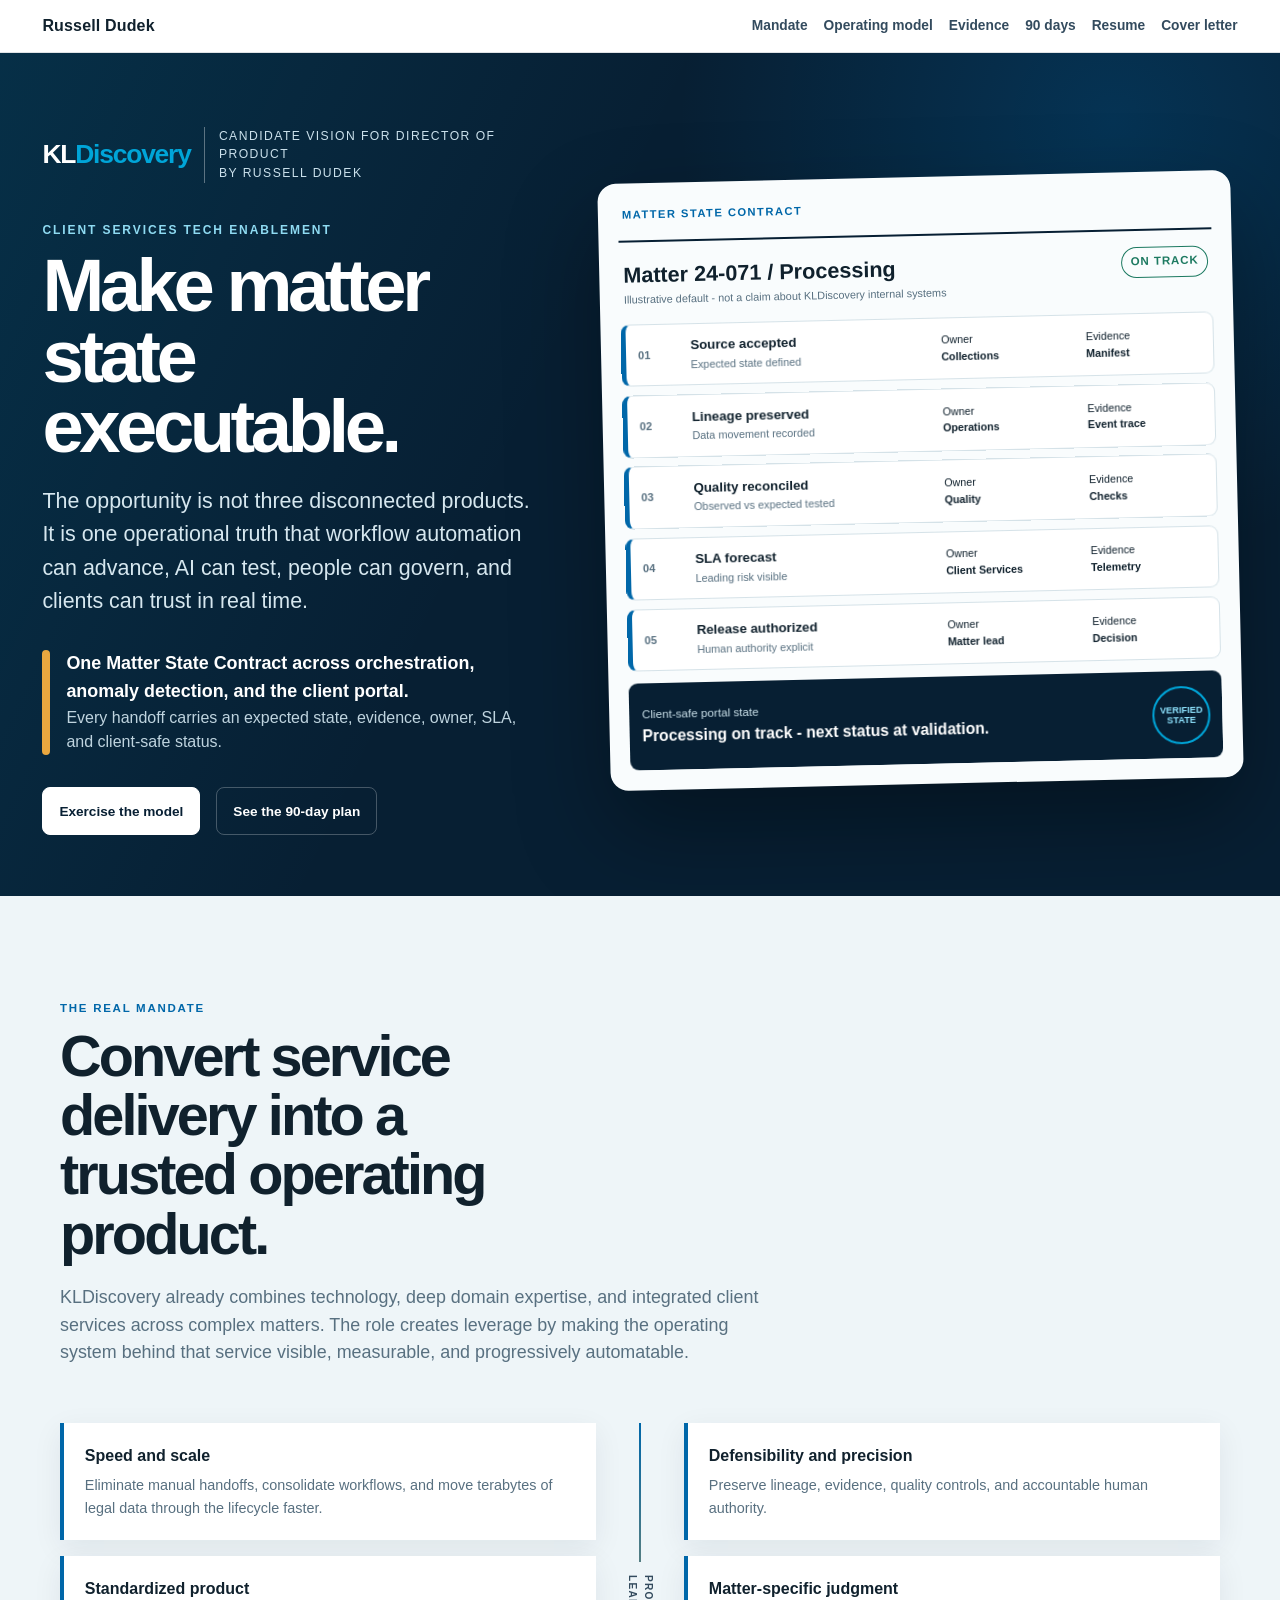
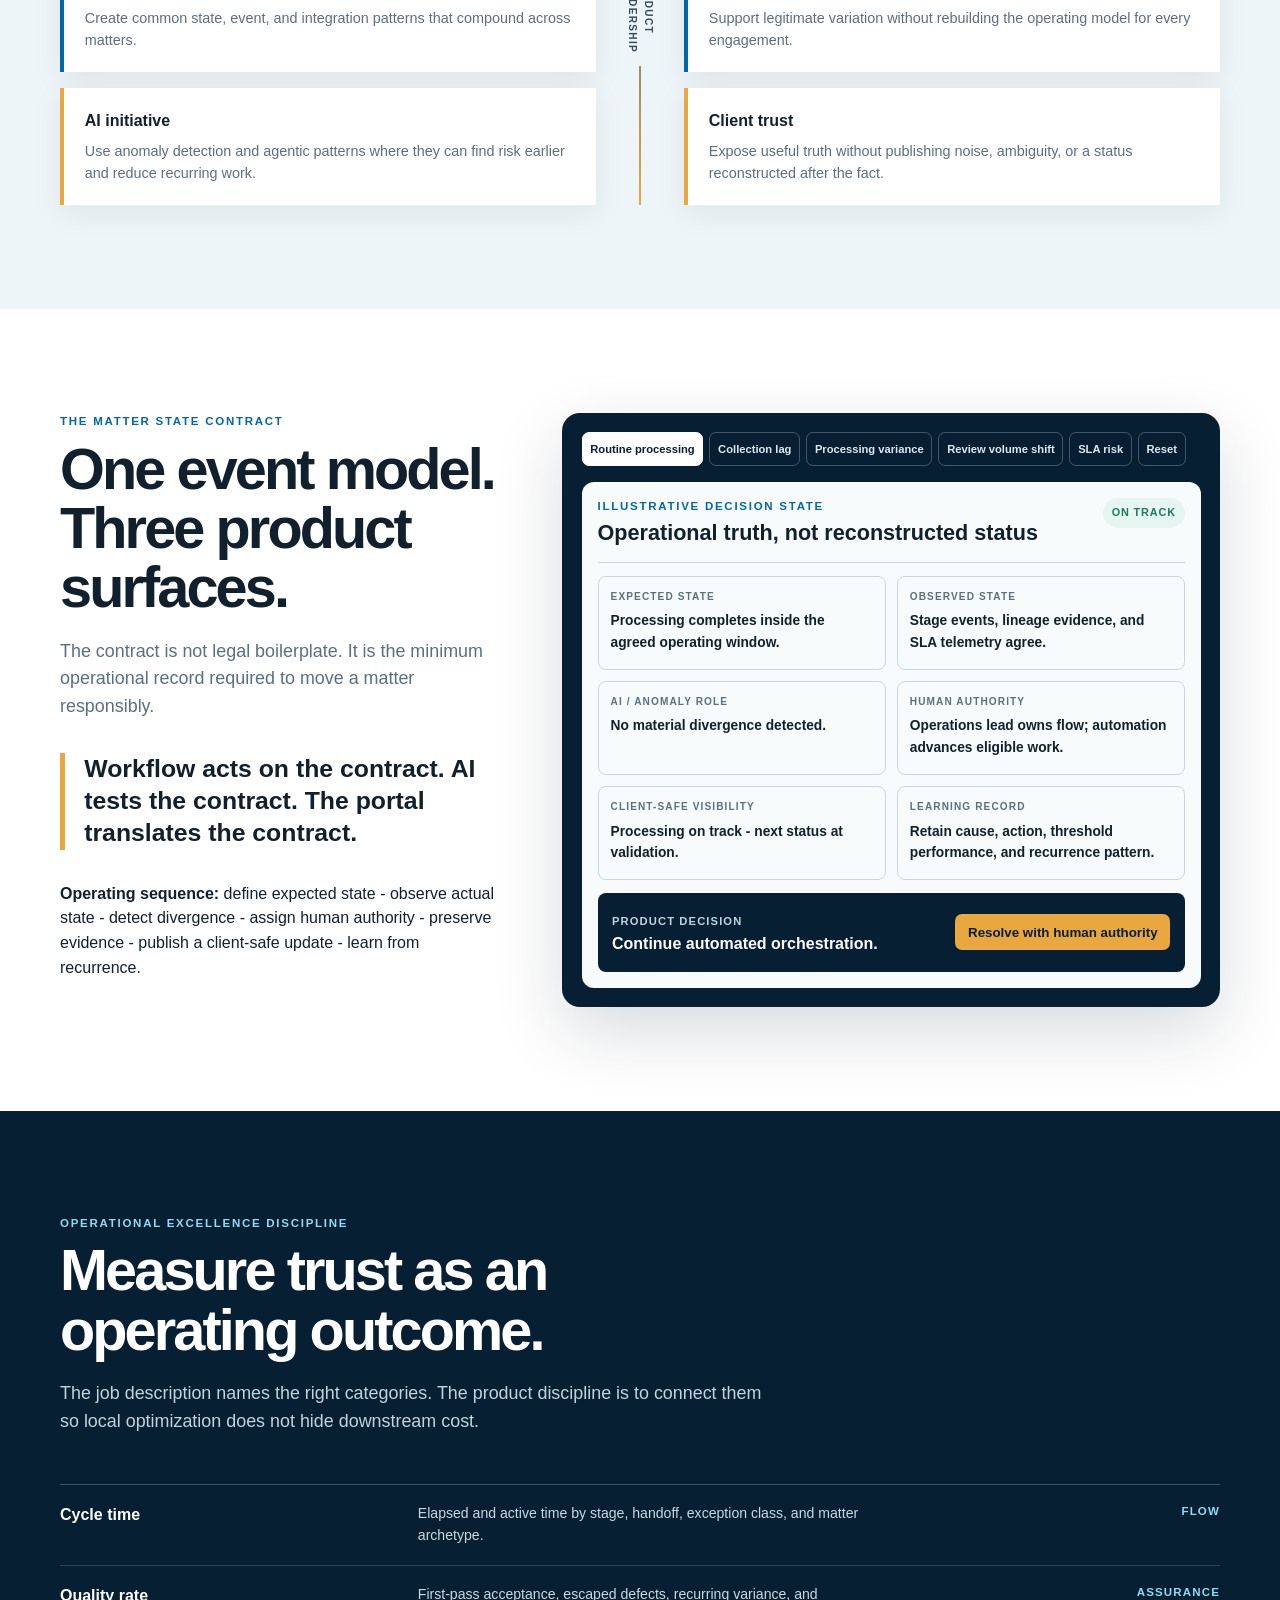
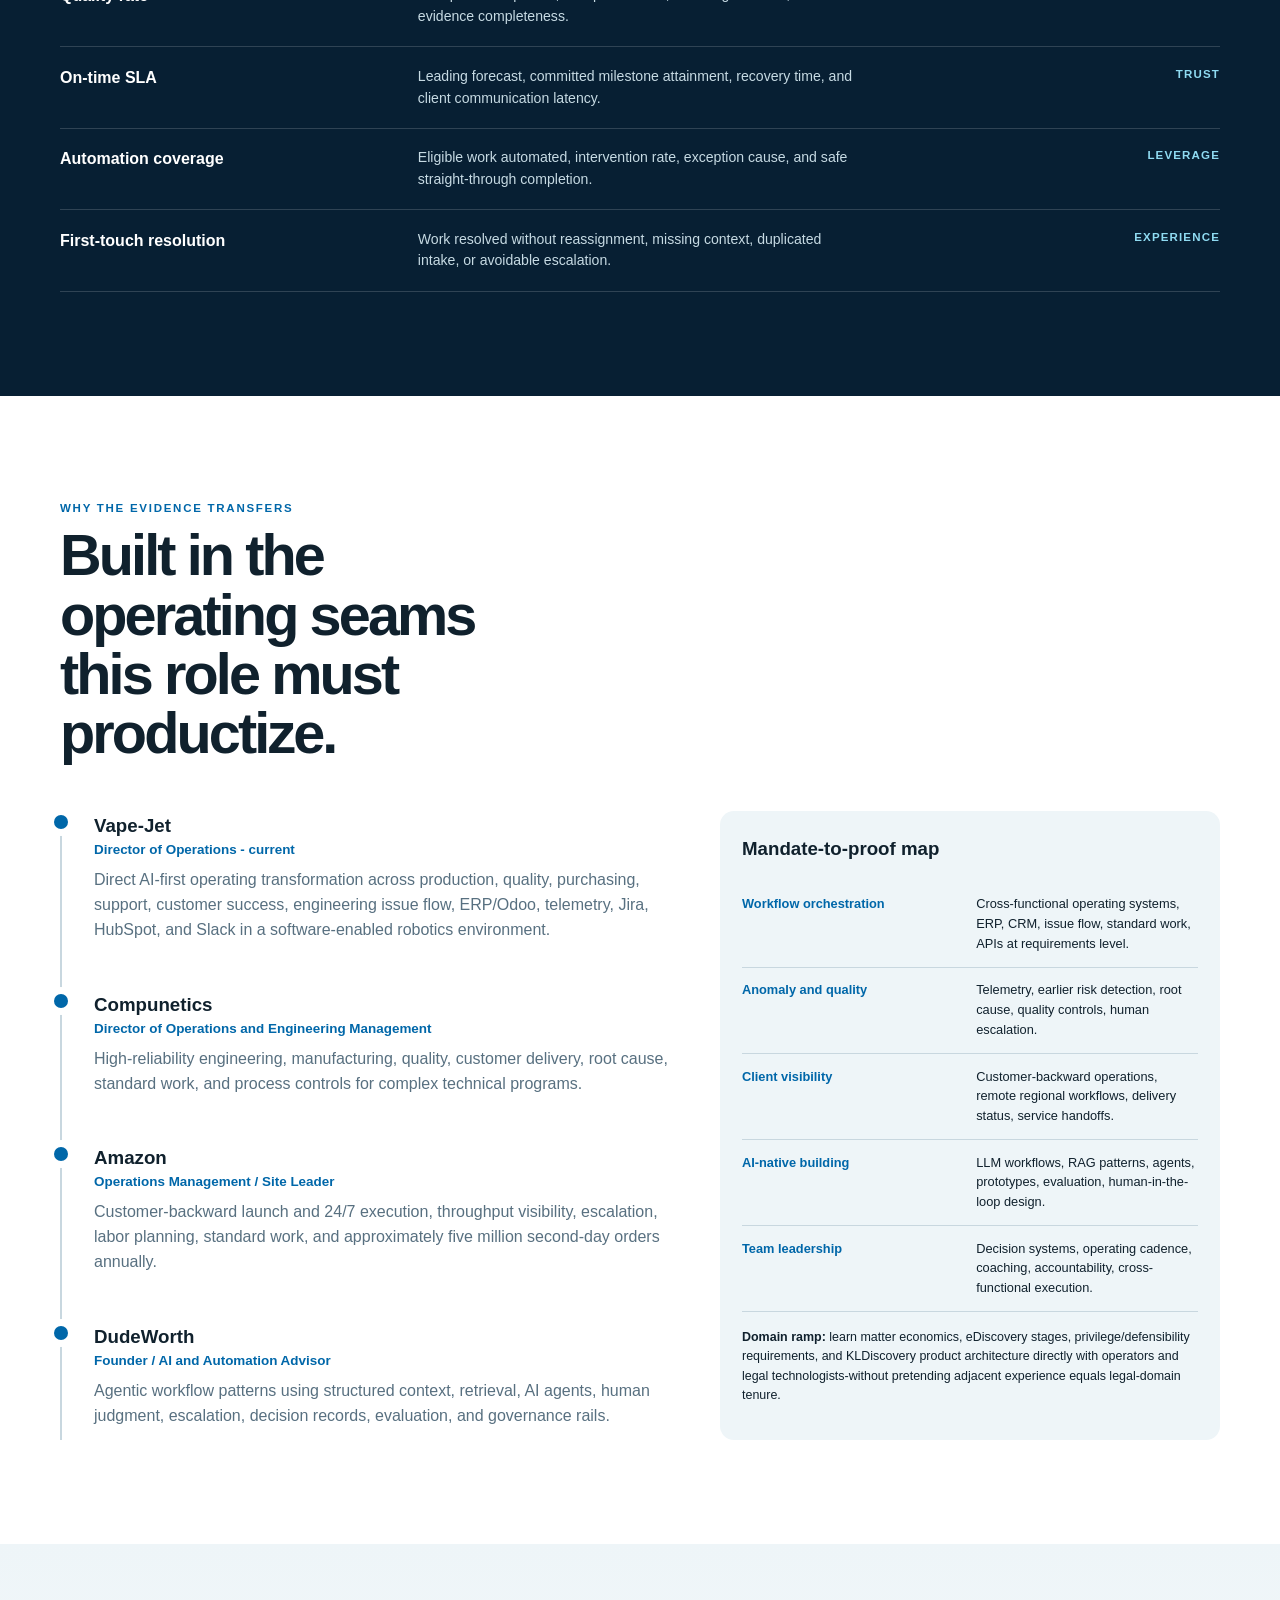
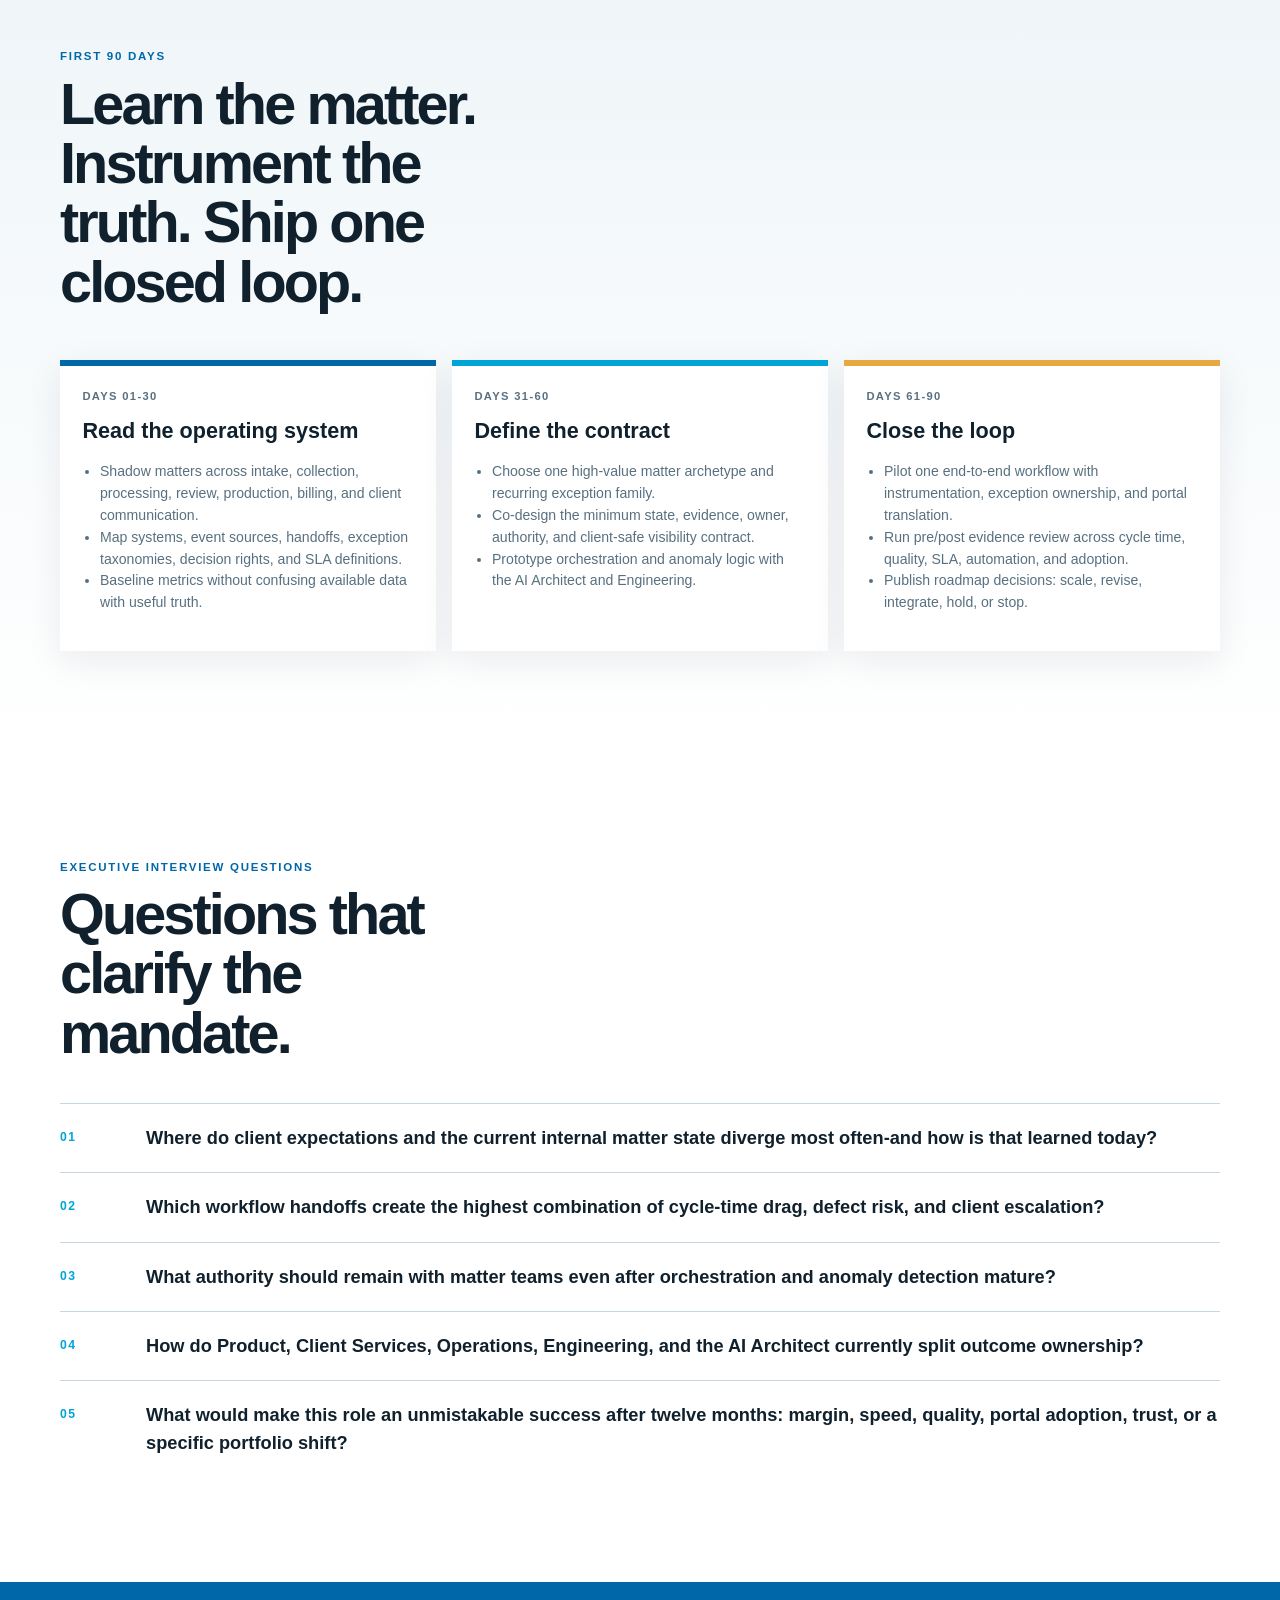
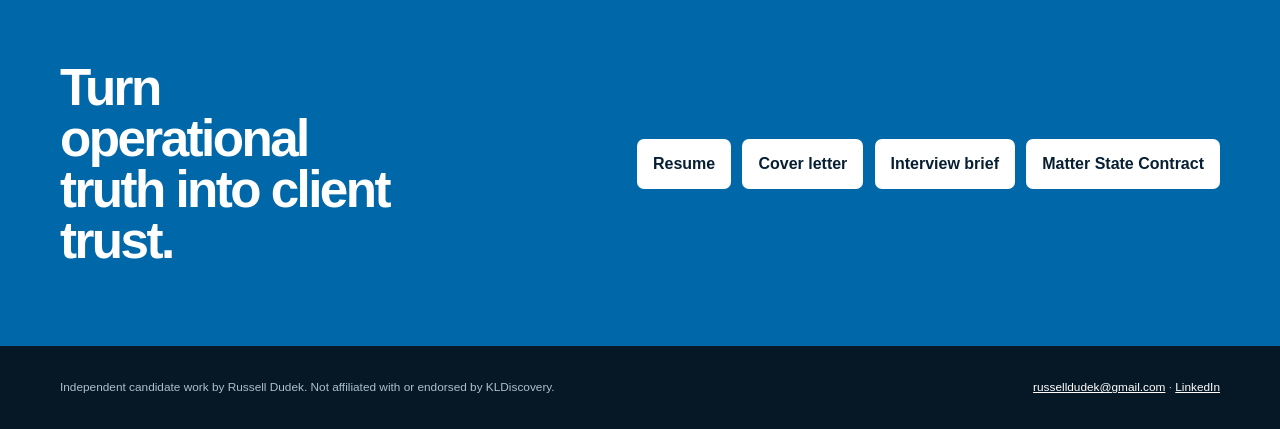
<file: index.html>
<!doctype html><html lang="en"><head><meta charset="utf-8"><meta name="viewport" content="width=device-width,initial-scale=1"><title>KLDiscovery Director of Product Candidate Vision - Russell Dudek</title><meta name="description" content="An independent candidate vision for KLDiscovery's Director of Product - Client Services Tech Enablement role."><link rel="stylesheet" href="styles.css"><script src="app.js" defer></script></head><body><a class="skip" href="#main">Skip to content</a>
<nav class="site-nav"><div class="nav-inner"><a class="candidate-id" href="index.html">Russell Dudek</a><div class="nav-links"><a href="#mandate">Mandate</a><a href="#model">Operating model</a><a href="#evidence">Evidence</a><a href="#entry">90 days</a><a href="resume.html">Resume</a><a href="cover-letter.html">Cover letter</a></div></div></nav>
<main id="main"><header class="hero"><div class="hero-grid"><div><div class="brand-lockup"><div class="brand-word">KL<span>Discovery</span></div><div class="independent">Candidate vision for Director of Product<br>by Russell Dudek</div></div><div class="eyebrow">Client Services Tech Enablement</div><h1>Make matter state executable.</h1><p class="hero-lede">The opportunity is not three disconnected products. It is one operational truth that workflow automation can advance, AI can test, people can govern, and clients can trust in real time.</p><div class="thesis-rule"><div><strong>One Matter State Contract across orchestration, anomaly detection, and the client portal.</strong><br><span style="color:#bfd4df">Every handoff carries an expected state, evidence, owner, SLA, and client-safe status.</span></div></div><div class="hero-meta"><a class="primary" href="#model">Exercise the model</a><a href="90-day-plan.html">See the 90-day plan</a></div></div>
<div class="contract-stage" aria-label="Animated Matter State Contract"><div class="contract-sheet"><div class="sheet-head"><div><div class="matter-title">Matter 24-071 / Processing</div><div class="clause-sub">Illustrative default - not a claim about KLDiscovery internal systems</div></div><div class="matter-status" id="matterStatus">On track</div></div><div class="clause-list"><div class="clause"><div class="clause-num">01</div><div><div class="clause-name">Source accepted</div><div class="clause-sub">Expected state defined</div></div><div class="clause-owner">Owner<br><strong>Collections</strong></div><div class="clause-evidence">Evidence<br><strong>Manifest</strong></div></div><div class="clause"><div class="clause-num">02</div><div><div class="clause-name">Lineage preserved</div><div class="clause-sub">Data movement recorded</div></div><div class="clause-owner">Owner<br><strong>Operations</strong></div><div class="clause-evidence">Evidence<br><strong>Event trace</strong></div></div><div class="clause"><div class="clause-num">03</div><div><div class="clause-name">Quality reconciled</div><div class="clause-sub">Observed vs expected tested</div></div><div class="clause-owner">Owner<br><strong>Quality</strong></div><div class="clause-evidence">Evidence<br><strong>Checks</strong></div></div><div class="clause"><div class="clause-num">04</div><div><div class="clause-name">SLA forecast</div><div class="clause-sub">Leading risk visible</div></div><div class="clause-owner">Owner<br><strong>Client Services</strong></div><div class="clause-evidence">Evidence<br><strong>Telemetry</strong></div></div><div class="clause"><div class="clause-num">05</div><div><div class="clause-name">Release authorized</div><div class="clause-sub">Human authority explicit</div></div><div class="clause-owner">Owner<br><strong>Matter lead</strong></div><div class="clause-evidence">Evidence<br><strong>Decision</strong></div></div></div><div class="sheet-footer"><div class="portal-state">Client-safe portal state<strong id="portalCopy">Processing on track - next status at validation.</strong></div><div class="seal">VERIFIED<br>STATE</div></div></div></div></div></header>
<section class="section pressure" id="mandate"><div class="section-inner"><div class="section-kicker">The real mandate</div><h2>Convert service delivery into a trusted operating product.</h2><p class="section-intro">KLDiscovery already combines technology, deep domain expertise, and integrated client services across complex matters. The role creates leverage by making the operating system behind that service visible, measurable, and progressively automatable.</p><div class="tension-map"><div class="tension-side"><div class="tension"><h3>Speed and scale</h3><p>Eliminate manual handoffs, consolidate workflows, and move terabytes of legal data through the lifecycle faster.</p></div><div class="tension"><h3>Standardized product</h3><p>Create common state, event, and integration patterns that compound across matters.</p></div><div class="tension"><h3>AI initiative</h3><p>Use anomaly detection and agentic patterns where they can find risk earlier and reduce recurring work.</p></div></div><div class="tension-axis"><span>PRODUCT LEADERSHIP</span></div><div class="tension-side"><div class="tension"><h3>Defensibility and precision</h3><p>Preserve lineage, evidence, quality controls, and accountable human authority.</p></div><div class="tension"><h3>Matter-specific judgment</h3><p>Support legitimate variation without rebuilding the operating model for every engagement.</p></div><div class="tension"><h3>Client trust</h3><p>Expose useful truth without publishing noise, ambiguity, or a status reconstructed after the fact.</p></div></div></div></div></section>
<section class="section model" id="model"><div class="section-inner model-grid"><div class="model-copy"><div class="section-kicker">The Matter State Contract</div><h2>One event model. Three product surfaces.</h2><p class="section-intro">The contract is not legal boilerplate. It is the minimum operational record required to move a matter responsibly.</p><blockquote>Workflow acts on the contract. AI tests the contract. The portal translates the contract.</blockquote><p><strong>Operating sequence:</strong> define expected state - observe actual state - detect divergence - assign human authority - preserve evidence - publish a client-safe update - learn from recurrence.</p></div><div class="scenario-tool"><div class="scenario-tabs" role="tablist" aria-label="Illustrative matter scenarios"><button data-scenario="baseline" aria-selected="true">Routine processing</button><button data-scenario="collection" aria-selected="false">Collection lag</button><button data-scenario="variance" aria-selected="false">Processing variance</button><button data-scenario="review" aria-selected="false">Review volume shift</button><button data-scenario="sla" aria-selected="false">SLA risk</button><button class="scenario-reset" data-scenario="baseline" aria-selected="false">Reset</button></div><div class="state-board" aria-live="polite"><div class="state-board-head"><div><div class="section-kicker">Illustrative decision state</div><h3 id="scenarioLabel">Operational truth, not reconstructed status</h3></div><div class="state-pill" id="statePill">On track</div></div><div class="state-grid"><div class="state-cell"><span>Expected state</span><strong id="expected">Processing completes inside the agreed operating window.</strong></div><div class="state-cell"><span>Observed state</span><strong id="observed">Stage events, lineage evidence, and SLA telemetry agree.</strong></div><div class="state-cell"><span>AI / anomaly role</span><strong id="anomaly">No material divergence detected.</strong></div><div class="state-cell"><span>Human authority</span><strong id="owner">Operations lead owns flow; automation advances eligible work.</strong></div><div class="state-cell"><span>Client-safe visibility</span><strong id="clientState">Processing on track - next status at validation.</strong></div><div class="state-cell"><span>Learning record</span><strong>Retain cause, action, threshold performance, and recurrence pattern.</strong></div></div><div class="decision-bar"><div><span>Product decision</span><strong id="decision">Continue automated orchestration.</strong></div><button class="authority-btn" id="resolveBtn">Resolve with human authority</button></div></div></div></div></section>
<section class="section scorecard"><div class="section-inner"><div class="section-kicker" style="color:#8fdbf2">Operational excellence discipline</div><h2>Measure trust as an operating outcome.</h2><p class="section-intro" style="color:#bed5df">The job description names the right categories. The product discipline is to connect them so local optimization does not hide downstream cost.</p><div class="metric-matrix"><div class="metric-row"><strong>Cycle time</strong><p>Elapsed and active time by stage, handoff, exception class, and matter archetype.</p><div class="metric-tag">Flow</div></div><div class="metric-row"><strong>Quality rate</strong><p>First-pass acceptance, escaped defects, recurring variance, and evidence completeness.</p><div class="metric-tag">Assurance</div></div><div class="metric-row"><strong>On-time SLA</strong><p>Leading forecast, committed milestone attainment, recovery time, and client communication latency.</p><div class="metric-tag">Trust</div></div><div class="metric-row"><strong>Automation coverage</strong><p>Eligible work automated, intervention rate, exception cause, and safe straight-through completion.</p><div class="metric-tag">Leverage</div></div><div class="metric-row"><strong>First-touch resolution</strong><p>Work resolved without reassignment, missing context, duplicated intake, or avoidable escalation.</p><div class="metric-tag">Experience</div></div></div></div></section>
<section class="section evidence" id="evidence"><div class="section-inner"><div class="section-kicker">Why the evidence transfers</div><h2>Built in the operating seams this role must productize.</h2><div class="evidence-flow"><div class="career-path"><div class="career-item"><h3>Vape-Jet</h3><div class="role">Director of Operations - current</div><p>Direct AI-first operating transformation across production, quality, purchasing, support, customer success, engineering issue flow, ERP/Odoo, telemetry, Jira, HubSpot, and Slack in a software-enabled robotics environment.</p></div><div class="career-item"><h3>Compunetics</h3><div class="role">Director of Operations and Engineering Management</div><p>High-reliability engineering, manufacturing, quality, customer delivery, root cause, standard work, and process controls for complex technical programs.</p></div><div class="career-item"><h3>Amazon</h3><div class="role">Operations Management / Site Leader</div><p>Customer-backward launch and 24/7 execution, throughput visibility, escalation, labor planning, standard work, and approximately five million second-day orders annually.</p></div><div class="career-item"><h3>DudeWorth</h3><div class="role">Founder / AI and Automation Advisor</div><p>Agentic workflow patterns using structured context, retrieval, AI agents, human judgment, escalation, decision records, evaluation, and governance rails.</p></div></div><aside class="proof-map"><h3>Mandate-to-proof map</h3><div class="proof-pair"><strong>Workflow orchestration</strong><span>Cross-functional operating systems, ERP, CRM, issue flow, standard work, APIs at requirements level.</span></div><div class="proof-pair"><strong>Anomaly and quality</strong><span>Telemetry, earlier risk detection, root cause, quality controls, human escalation.</span></div><div class="proof-pair"><strong>Client visibility</strong><span>Customer-backward operations, remote regional workflows, delivery status, service handoffs.</span></div><div class="proof-pair"><strong>AI-native building</strong><span>LLM workflows, RAG patterns, agents, prototypes, evaluation, human-in-the-loop design.</span></div><div class="proof-pair"><strong>Team leadership</strong><span>Decision systems, operating cadence, coaching, accountability, cross-functional execution.</span></div><p style="font-size:.78rem;margin-top:1rem"><strong>Domain ramp:</strong> learn matter economics, eDiscovery stages, privilege/defensibility requirements, and KLDiscovery product architecture directly with operators and legal technologists-without pretending adjacent experience equals legal-domain tenure.</p></aside></div></div></section>
<section class="section plan" id="entry"><div class="section-inner"><div class="section-kicker">First 90 days</div><h2>Learn the matter. Instrument the truth. Ship one closed loop.</h2><div class="phase-line"><div class="phase"><div class="phase-num">DAYS 01-30</div><h3>Read the operating system</h3><ul><li>Shadow matters across intake, collection, processing, review, production, billing, and client communication.</li><li>Map systems, event sources, handoffs, exception taxonomies, decision rights, and SLA definitions.</li><li>Baseline metrics without confusing available data with useful truth.</li></ul></div><div class="phase"><div class="phase-num">DAYS 31-60</div><h3>Define the contract</h3><ul><li>Choose one high-value matter archetype and recurring exception family.</li><li>Co-design the minimum state, evidence, owner, authority, and client-safe visibility contract.</li><li>Prototype orchestration and anomaly logic with the AI Architect and Engineering.</li></ul></div><div class="phase"><div class="phase-num">DAYS 61-90</div><h3>Close the loop</h3><ul><li>Pilot one end-to-end workflow with instrumentation, exception ownership, and portal translation.</li><li>Run pre/post evidence review across cycle time, quality, SLA, automation, and adoption.</li><li>Publish roadmap decisions: scale, revise, integrate, hold, or stop.</li></ul></div></div></div></section>
<section class="section questions"><div class="section-inner"><div class="section-kicker">Executive interview questions</div><h2>Questions that clarify the mandate.</h2><div class="question-list"><div class="question">Where do client expectations and the current internal matter state diverge most often-and how is that learned today?</div><div class="question">Which workflow handoffs create the highest combination of cycle-time drag, defect risk, and client escalation?</div><div class="question">What authority should remain with matter teams even after orchestration and anomaly detection mature?</div><div class="question">How do Product, Client Services, Operations, Engineering, and the AI Architect currently split outcome ownership?</div><div class="question">What would make this role an unmistakable success after twelve months: margin, speed, quality, portal adoption, trust, or a specific portfolio shift?</div></div></div></section>
<section class="closing"><div class="closing-inner"><h2>Turn operational truth into client trust.</h2><div class="doc-links"><a href="resume.html">Resume</a><a href="cover-letter.html">Cover letter</a><a href="interview-brief.html">Interview brief</a><a href="matter-state-contract.html">Matter State Contract</a></div></div></section></main>
<footer class="site-footer"><div class="footer-inner"><span>Independent candidate work by Russell Dudek. Not affiliated with or endorsed by KLDiscovery.</span><span><a href="mailto:russelldudek@gmail.com">russelldudek@gmail.com</a> · <a href="https://www.linkedin.com/in/russelldudek">LinkedIn</a></span></div></footer></body></html>
</file>
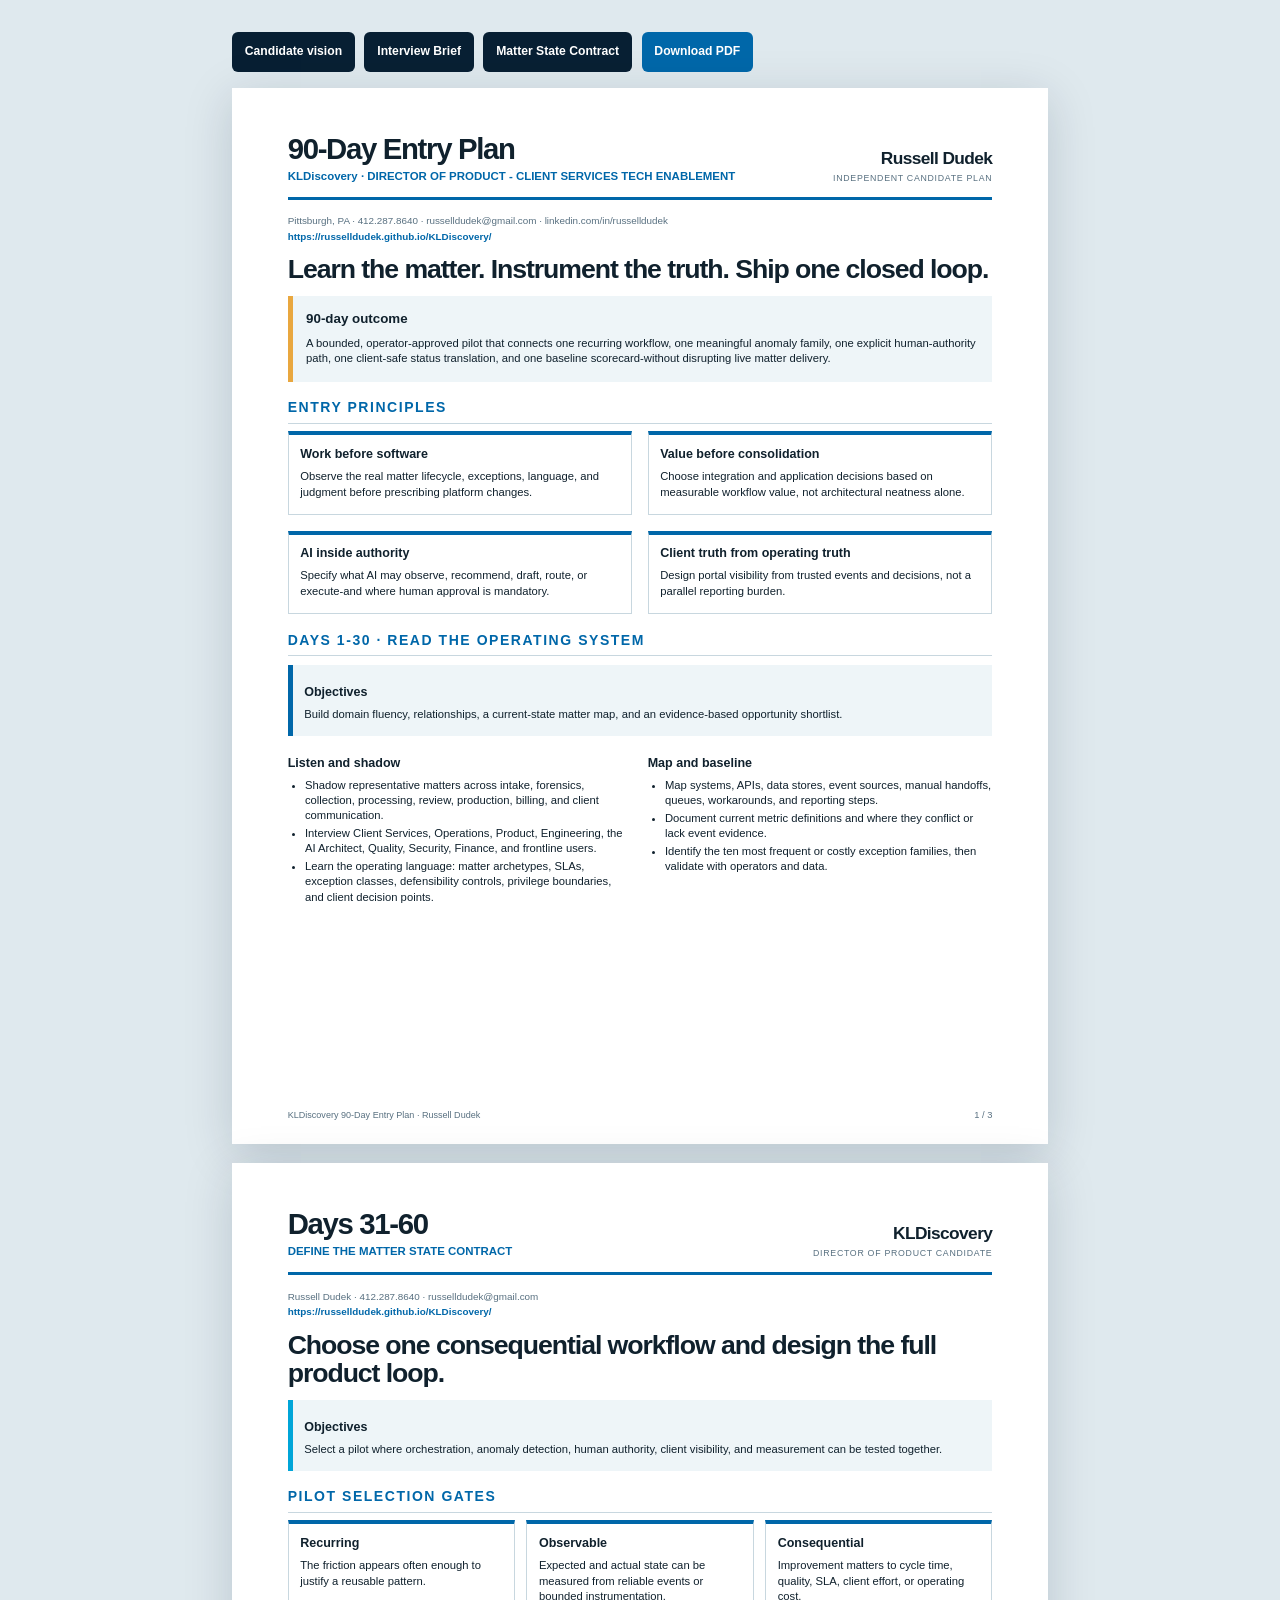
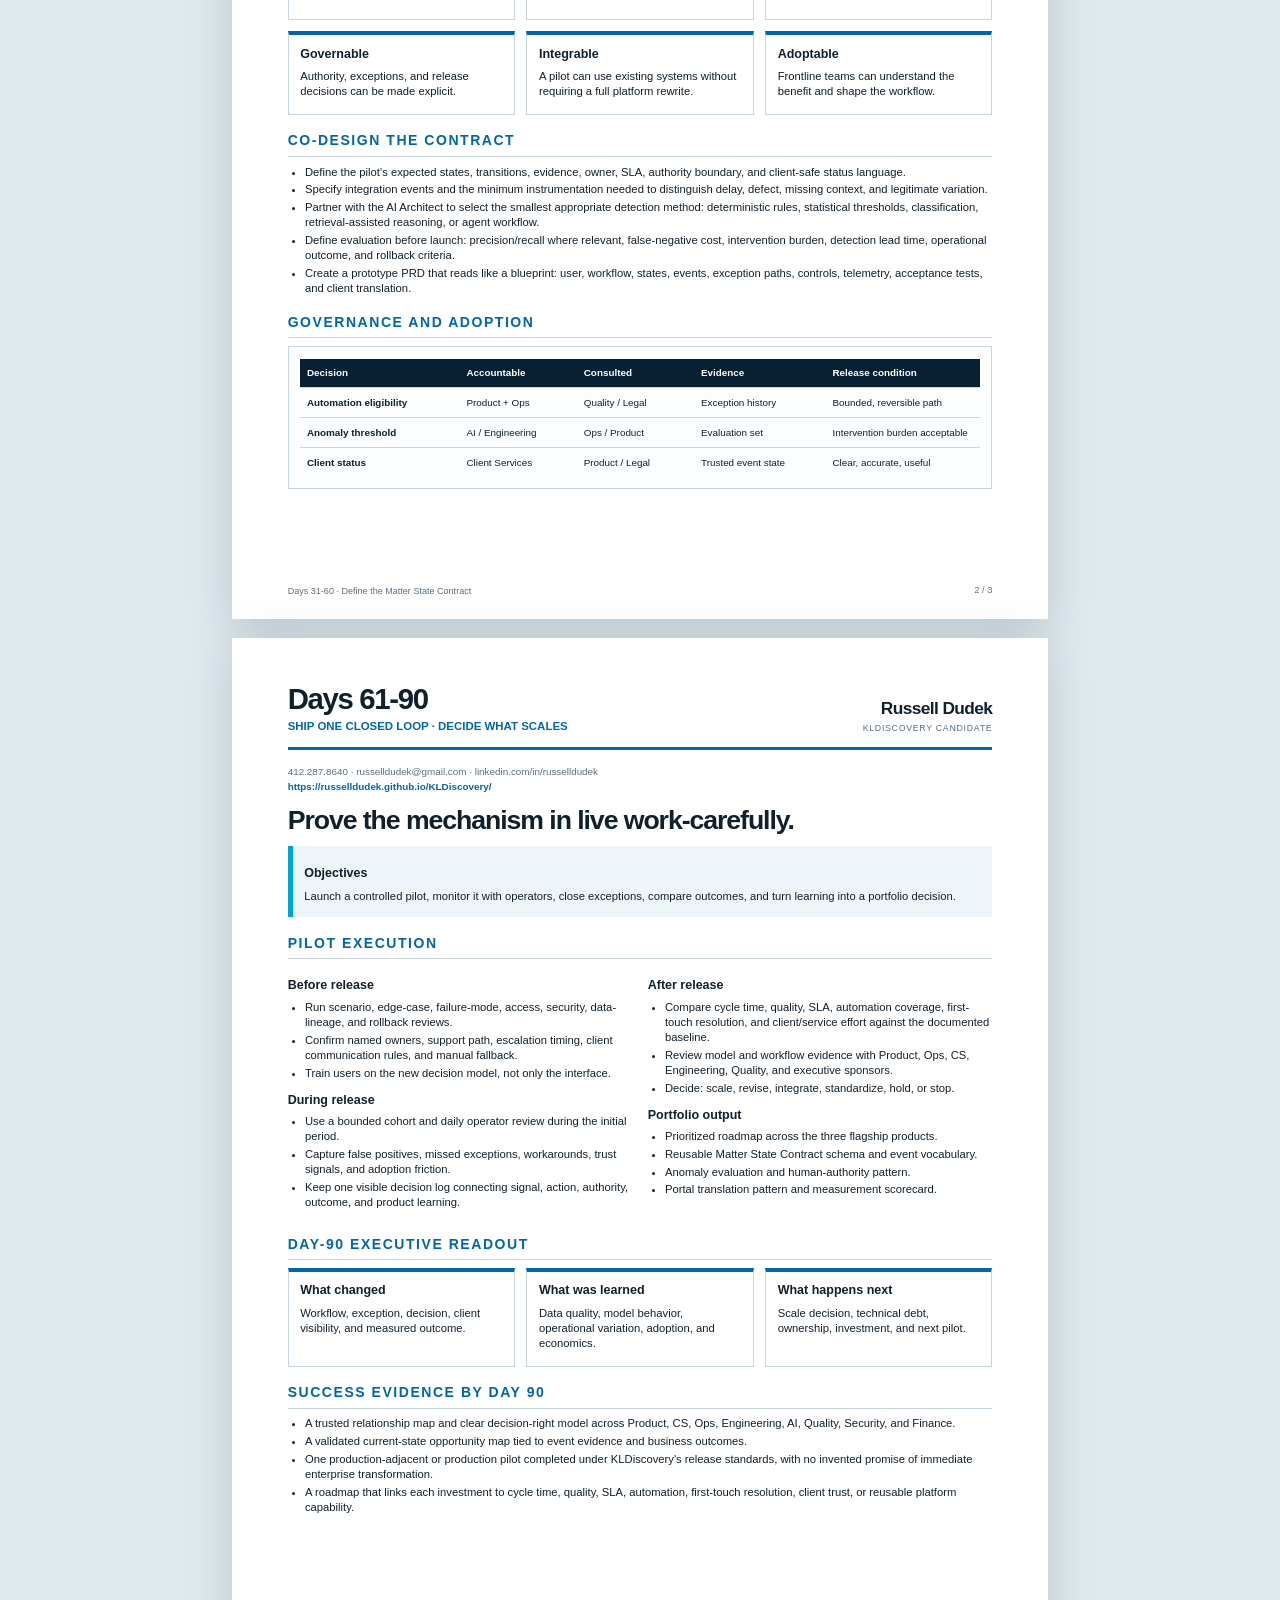
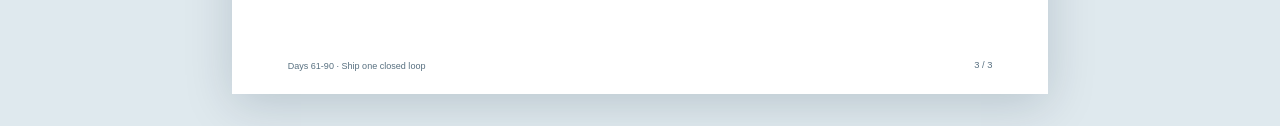
<file: 90-day-plan.html>
<!doctype html><html lang="en"><head><meta charset="utf-8"><meta name="viewport" content="width=device-width,initial-scale=1"><title>KLDiscovery 90-Day Entry Plan - Russell Dudek</title><link rel="stylesheet" href="styles.css"></head><body><div class="doc-shell"><div class="doc-actions"><a href="index.html">Candidate vision</a><a href="interview-brief.html">Interview Brief</a><a href="matter-state-contract.html">Matter State Contract</a><a class="download" href="docs/Russell-Dudek-KLDiscovery-90-Day-Plan.pdf" download>Download PDF</a></div>
<section class="doc-page"><header class="doc-header"><div><div class="doc-name">90-Day Entry Plan</div><div class="doc-identity">KLDiscovery · DIRECTOR OF PRODUCT - CLIENT SERVICES TECH ENABLEMENT</div></div><div class="doc-brand"><strong>Russell Dudek</strong><span>Independent candidate plan</span></div></header><div class="doc-contact">Pittsburgh, PA · 412.287.8640 · russelldudek@gmail.com · linkedin.com/in/russelldudek<a class="vision" href="https://russelldudek.github.io/KLDiscovery/">https://russelldudek.github.io/KLDiscovery/</a></div><h1>Learn the matter. Instrument the truth. Ship one closed loop.</h1><div class="summary-box"><strong>90-day outcome</strong><p>A bounded, operator-approved pilot that connects one recurring workflow, one meaningful anomaly family, one explicit human-authority path, one client-safe status translation, and one baseline scorecard-without disrupting live matter delivery.</p></div>
<h2>Entry principles</h2><div class="doc-grid-2"><div class="doc-card"><h3>Work before software</h3><p>Observe the real matter lifecycle, exceptions, language, and judgment before prescribing platform changes.</p></div><div class="doc-card"><h3>Value before consolidation</h3><p>Choose integration and application decisions based on measurable workflow value, not architectural neatness alone.</p></div><div class="doc-card"><h3>AI inside authority</h3><p>Specify what AI may observe, recommend, draft, route, or execute-and where human approval is mandatory.</p></div><div class="doc-card"><h3>Client truth from operating truth</h3><p>Design portal visibility from trusted events and decisions, not a parallel reporting burden.</p></div></div>
<h2>Days 1-30 · Read the operating system</h2><div class="phase-doc"><h3>Objectives</h3><p>Build domain fluency, relationships, a current-state matter map, and an evidence-based opportunity shortlist.</p></div><div class="doc-grid-2"><div><h3>Listen and shadow</h3><ul><li>Shadow representative matters across intake, forensics, collection, processing, review, production, billing, and client communication.</li><li>Interview Client Services, Operations, Product, Engineering, the AI Architect, Quality, Security, Finance, and frontline users.</li><li>Learn the operating language: matter archetypes, SLAs, exception classes, defensibility controls, privilege boundaries, and client decision points.</li></ul></div><div><h3>Map and baseline</h3><ul><li>Map systems, APIs, data stores, event sources, manual handoffs, queues, workarounds, and reporting steps.</li><li>Document current metric definitions and where they conflict or lack event evidence.</li><li>Identify the ten most frequent or costly exception families, then validate with operators and data.</li></ul></div></div><div class="doc-footer">KLDiscovery 90-Day Entry Plan · Russell Dudek</div><div class="page-num">1 / 3</div></section>
<section class="doc-page"><header class="doc-header"><div><div class="doc-name">Days 31-60</div><div class="doc-identity">DEFINE THE MATTER STATE CONTRACT</div></div><div class="doc-brand"><strong>KLDiscovery</strong><span>Director of Product candidate</span></div></header><div class="doc-contact">Russell Dudek · 412.287.8640 · russelldudek@gmail.com<a class="vision" href="https://russelldudek.github.io/KLDiscovery/">https://russelldudek.github.io/KLDiscovery/</a></div><h1>Choose one consequential workflow and design the full product loop.</h1><div class="phase-doc"><h3>Objectives</h3><p>Select a pilot where orchestration, anomaly detection, human authority, client visibility, and measurement can be tested together.</p></div>
<h2>Pilot selection gates</h2><div class="doc-grid-3"><div class="doc-card"><h3>Recurring</h3><p>The friction appears often enough to justify a reusable pattern.</p></div><div class="doc-card"><h3>Observable</h3><p>Expected and actual state can be measured from reliable events or bounded instrumentation.</p></div><div class="doc-card"><h3>Consequential</h3><p>Improvement matters to cycle time, quality, SLA, client effort, or operating cost.</p></div><div class="doc-card"><h3>Governable</h3><p>Authority, exceptions, and release decisions can be made explicit.</p></div><div class="doc-card"><h3>Integrable</h3><p>A pilot can use existing systems without requiring a full platform rewrite.</p></div><div class="doc-card"><h3>Adoptable</h3><p>Frontline teams can understand the benefit and shape the workflow.</p></div></div>
<h2>Co-design the contract</h2><ul><li>Define the pilot's expected states, transitions, evidence, owner, SLA, authority boundary, and client-safe status language.</li><li>Specify integration events and the minimum instrumentation needed to distinguish delay, defect, missing context, and legitimate variation.</li><li>Partner with the AI Architect to select the smallest appropriate detection method: deterministic rules, statistical thresholds, classification, retrieval-assisted reasoning, or agent workflow.</li><li>Define evaluation before launch: precision/recall where relevant, false-negative cost, intervention burden, detection lead time, operational outcome, and rollback criteria.</li><li>Create a prototype PRD that reads like a blueprint: user, workflow, states, events, exception paths, controls, telemetry, acceptance tests, and client translation.</li></ul>
<h2>Governance and adoption</h2><div class="artifact-diagram"><div class="artifact-row head"><div>Decision</div><div>Accountable</div><div>Consulted</div><div>Evidence</div><div>Release condition</div></div><div class="artifact-row"><strong>Automation eligibility</strong><div>Product + Ops</div><div>Quality / Legal</div><div>Exception history</div><div>Bounded, reversible path</div></div><div class="artifact-row"><strong>Anomaly threshold</strong><div>AI / Engineering</div><div>Ops / Product</div><div>Evaluation set</div><div>Intervention burden acceptable</div></div><div class="artifact-row"><strong>Client status</strong><div>Client Services</div><div>Product / Legal</div><div>Trusted event state</div><div>Clear, accurate, useful</div></div></div><div class="doc-footer">Days 31-60 · Define the Matter State Contract</div><div class="page-num">2 / 3</div></section>
<section class="doc-page"><header class="doc-header"><div><div class="doc-name">Days 61-90</div><div class="doc-identity">SHIP ONE CLOSED LOOP · DECIDE WHAT SCALES</div></div><div class="doc-brand"><strong>Russell Dudek</strong><span>KLDiscovery candidate</span></div></header><div class="doc-contact">412.287.8640 · russelldudek@gmail.com · linkedin.com/in/russelldudek<a class="vision" href="https://russelldudek.github.io/KLDiscovery/">https://russelldudek.github.io/KLDiscovery/</a></div><h1>Prove the mechanism in live work-carefully.</h1><div class="phase-doc"><h3>Objectives</h3><p>Launch a controlled pilot, monitor it with operators, close exceptions, compare outcomes, and turn learning into a portfolio decision.</p></div>
<h2>Pilot execution</h2><div class="doc-grid-2"><div><h3>Before release</h3><ul><li>Run scenario, edge-case, failure-mode, access, security, data-lineage, and rollback reviews.</li><li>Confirm named owners, support path, escalation timing, client communication rules, and manual fallback.</li><li>Train users on the new decision model, not only the interface.</li></ul><h3>During release</h3><ul><li>Use a bounded cohort and daily operator review during the initial period.</li><li>Capture false positives, missed exceptions, workarounds, trust signals, and adoption friction.</li><li>Keep one visible decision log connecting signal, action, authority, outcome, and product learning.</li></ul></div><div><h3>After release</h3><ul><li>Compare cycle time, quality, SLA, automation coverage, first-touch resolution, and client/service effort against the documented baseline.</li><li>Review model and workflow evidence with Product, Ops, CS, Engineering, Quality, and executive sponsors.</li><li>Decide: scale, revise, integrate, standardize, hold, or stop.</li></ul><h3>Portfolio output</h3><ul><li>Prioritized roadmap across the three flagship products.</li><li>Reusable Matter State Contract schema and event vocabulary.</li><li>Anomaly evaluation and human-authority pattern.</li><li>Portal translation pattern and measurement scorecard.</li></ul></div></div>
<h2>Day-90 executive readout</h2><div class="doc-grid-3"><div class="doc-card"><h3>What changed</h3><p>Workflow, exception, decision, client visibility, and measured outcome.</p></div><div class="doc-card"><h3>What was learned</h3><p>Data quality, model behavior, operational variation, adoption, and economics.</p></div><div class="doc-card"><h3>What happens next</h3><p>Scale decision, technical debt, ownership, investment, and next pilot.</p></div></div>
<h2>Success evidence by day 90</h2><ul><li>A trusted relationship map and clear decision-right model across Product, CS, Ops, Engineering, AI, Quality, Security, and Finance.</li><li>A validated current-state opportunity map tied to event evidence and business outcomes.</li><li>One production-adjacent or production pilot completed under KLDiscovery's release standards, with no invented promise of immediate enterprise transformation.</li><li>A roadmap that links each investment to cycle time, quality, SLA, automation, first-touch resolution, client trust, or reusable platform capability.</li></ul><div class="doc-footer">Days 61-90 · Ship one closed loop</div><div class="page-num">3 / 3</div></section></div></body></html>
</file>
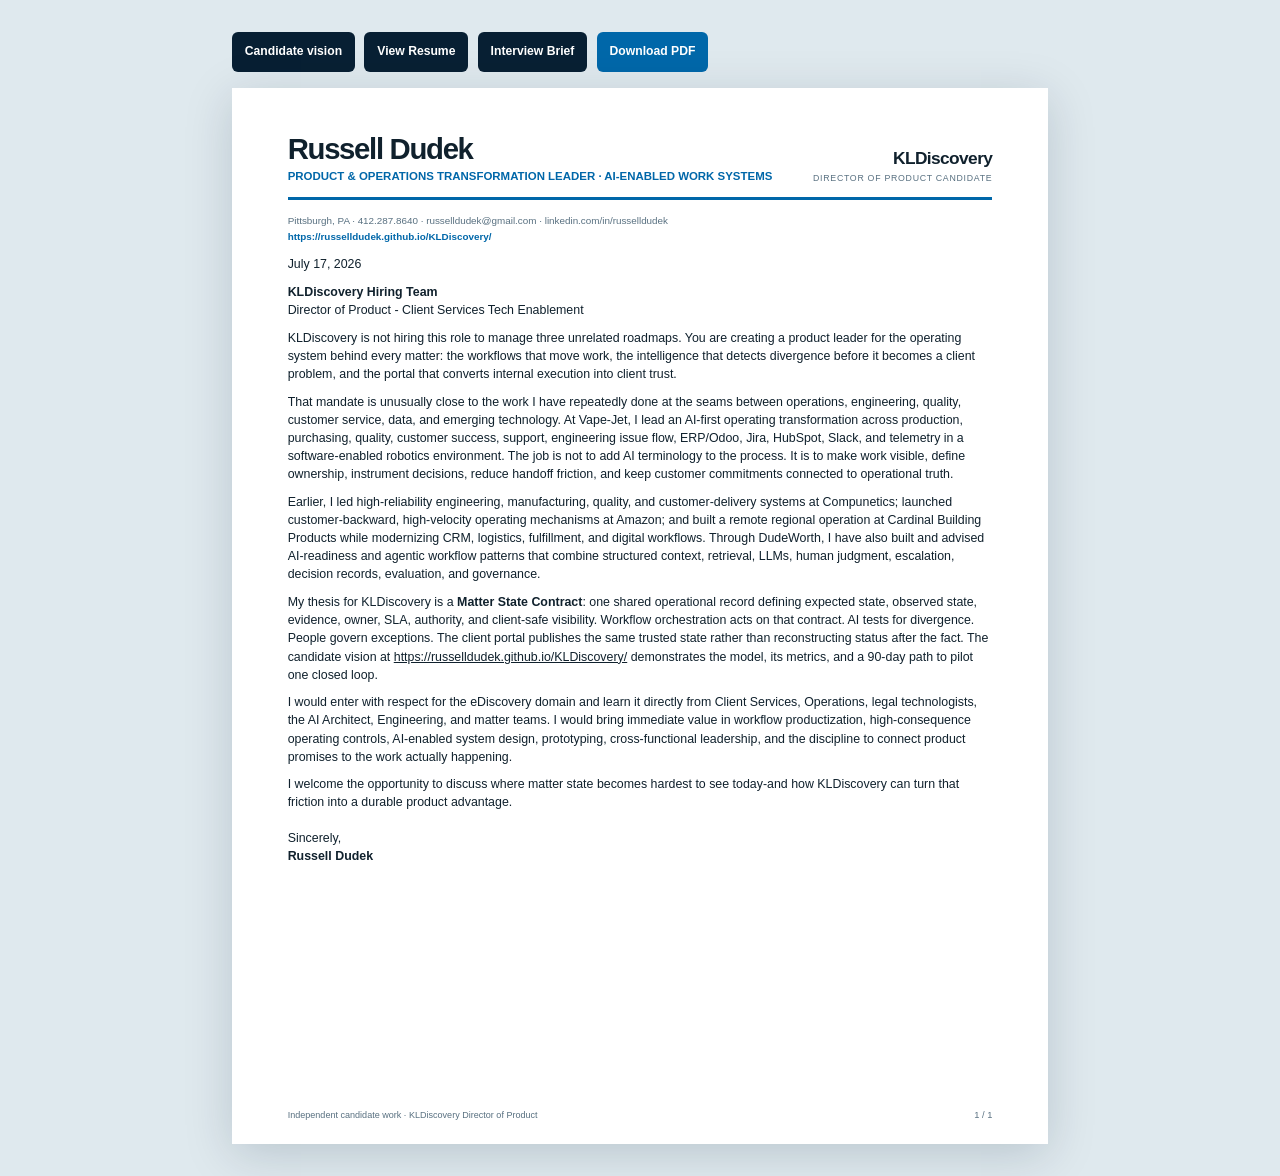
<file: cover-letter.html>
<!doctype html><html lang="en"><head><meta charset="utf-8"><meta name="viewport" content="width=device-width,initial-scale=1"><title>Russell Dudek - KLDiscovery Cover Letter</title><link rel="stylesheet" href="styles.css"></head><body><div class="doc-shell"><div class="doc-actions"><a href="index.html">Candidate vision</a><a href="resume.html">View Resume</a><a href="interview-brief.html">Interview Brief</a><a class="download" href="docs/Russell-Dudek-KLDiscovery-Cover-Letter.pdf" download>Download PDF</a></div><section class="doc-page"><header class="doc-header"><div><div class="doc-name">Russell Dudek</div><div class="doc-identity">PRODUCT & OPERATIONS TRANSFORMATION LEADER · AI-ENABLED WORK SYSTEMS</div></div><div class="doc-brand"><strong>KLDiscovery</strong><span>Director of Product candidate</span></div></header><div class="doc-contact">Pittsburgh, PA · <a href="tel:+14122878640">412.287.8640</a> · <a href="mailto:russelldudek@gmail.com">russelldudek@gmail.com</a> · <a href="https://www.linkedin.com/in/russelldudek">linkedin.com/in/russelldudek</a><a class="vision" href="https://russelldudek.github.io/KLDiscovery/">https://russelldudek.github.io/KLDiscovery/</a></div>
<div class="letter-body"><p>July 17, 2026</p><p><strong>KLDiscovery Hiring Team</strong><br>Director of Product - Client Services Tech Enablement</p><p>KLDiscovery is not hiring this role to manage three unrelated roadmaps. You are creating a product leader for the operating system behind every matter: the workflows that move work, the intelligence that detects divergence before it becomes a client problem, and the portal that converts internal execution into client trust.</p><p>That mandate is unusually close to the work I have repeatedly done at the seams between operations, engineering, quality, customer service, data, and emerging technology. At Vape-Jet, I lead an AI-first operating transformation across production, purchasing, quality, customer success, support, engineering issue flow, ERP/Odoo, Jira, HubSpot, Slack, and telemetry in a software-enabled robotics environment. The job is not to add AI terminology to the process. It is to make work visible, define ownership, instrument decisions, reduce handoff friction, and keep customer commitments connected to operational truth.</p><p>Earlier, I led high-reliability engineering, manufacturing, quality, and customer-delivery systems at Compunetics; launched customer-backward, high-velocity operating mechanisms at Amazon; and built a remote regional operation at Cardinal Building Products while modernizing CRM, logistics, fulfillment, and digital workflows. Through DudeWorth, I have also built and advised AI-readiness and agentic workflow patterns that combine structured context, retrieval, LLMs, human judgment, escalation, decision records, evaluation, and governance.</p><p>My thesis for KLDiscovery is a <strong>Matter State Contract</strong>: one shared operational record defining expected state, observed state, evidence, owner, SLA, authority, and client-safe visibility. Workflow orchestration acts on that contract. AI tests for divergence. People govern exceptions. The client portal publishes the same trusted state rather than reconstructing status after the fact. The candidate vision at <a href="https://russelldudek.github.io/KLDiscovery/">https://russelldudek.github.io/KLDiscovery/</a> demonstrates the model, its metrics, and a 90-day path to pilot one closed loop.</p><p>I would enter with respect for the eDiscovery domain and learn it directly from Client Services, Operations, legal technologists, the AI Architect, Engineering, and matter teams. I would bring immediate value in workflow productization, high-consequence operating controls, AI-enabled system design, prototyping, cross-functional leadership, and the discipline to connect product promises to the work actually happening.</p><p>I welcome the opportunity to discuss where matter state becomes hardest to see today-and how KLDiscovery can turn that friction into a durable product advantage.</p><div class="signature"><p>Sincerely,<br><strong>Russell Dudek</strong></p></div></div><div class="doc-footer">Independent candidate work · KLDiscovery Director of Product</div><div class="page-num">1 / 1</div></section></div></body></html>
</file>
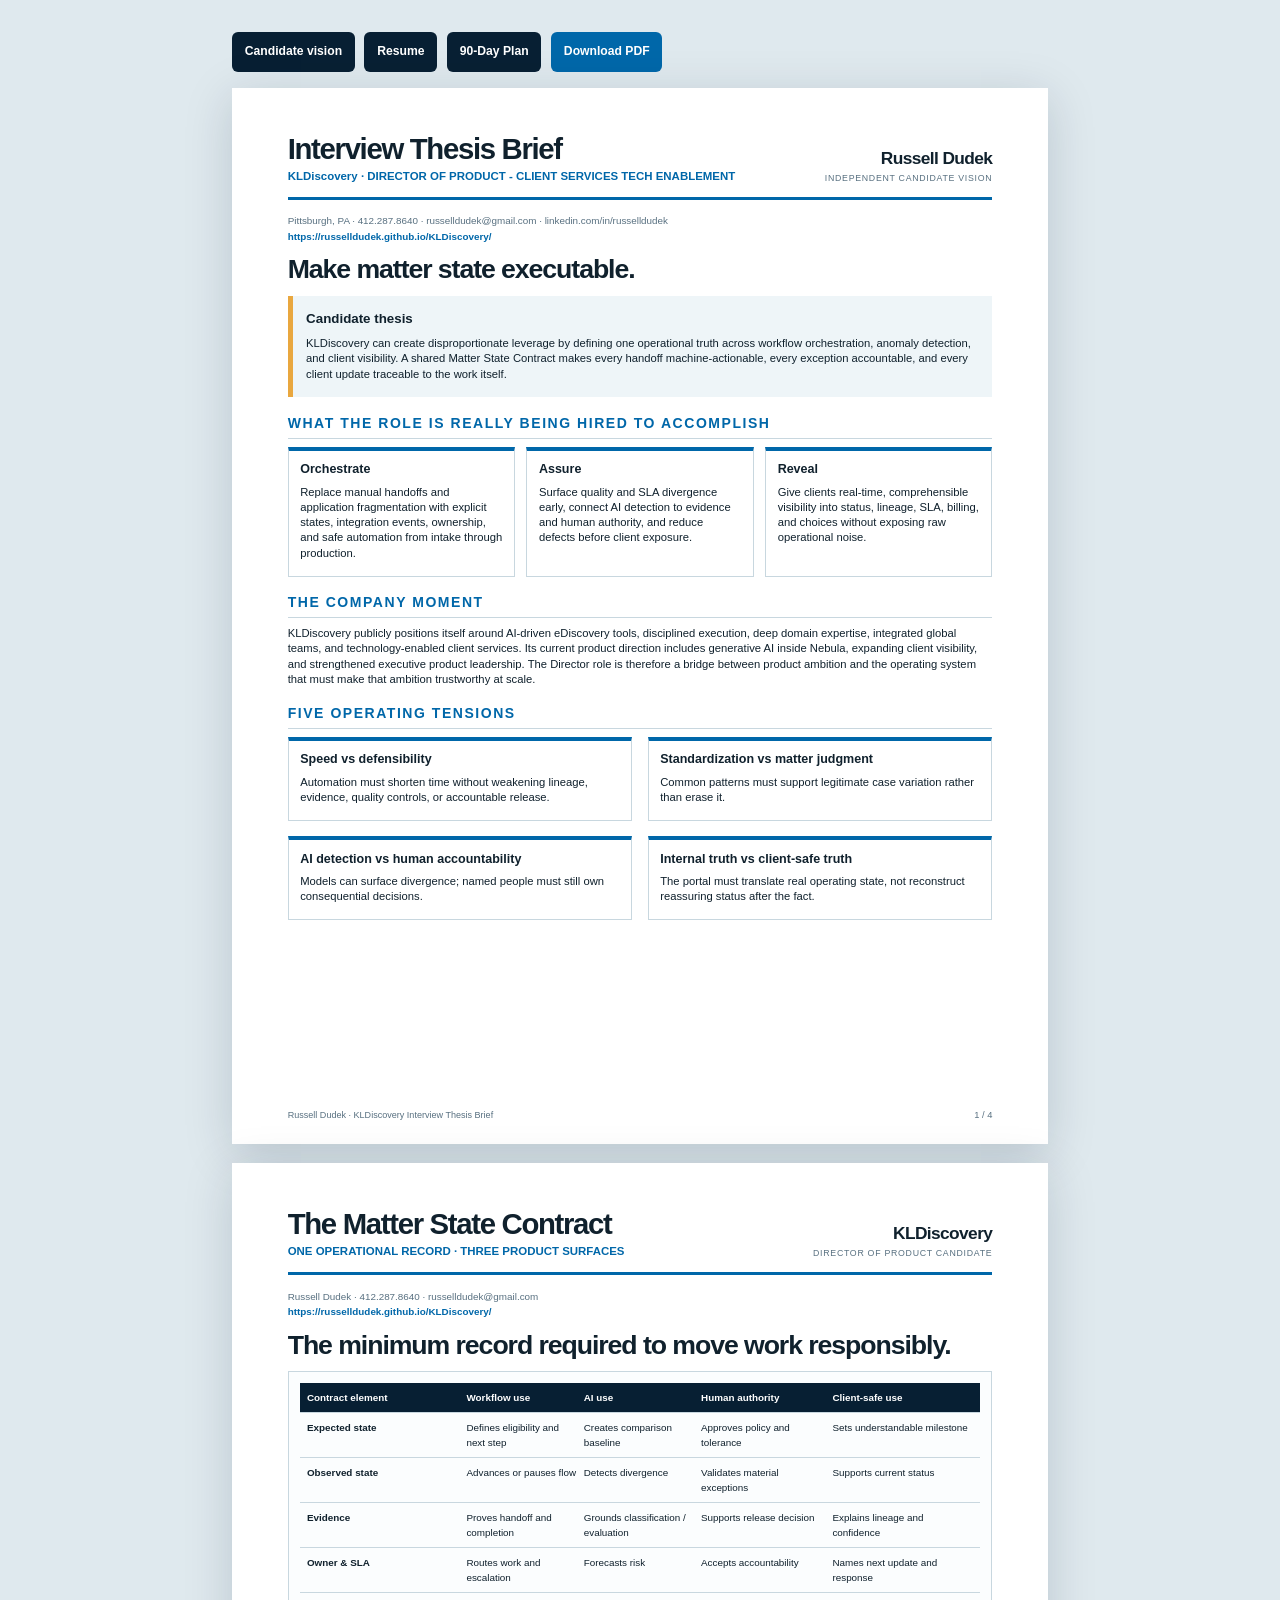
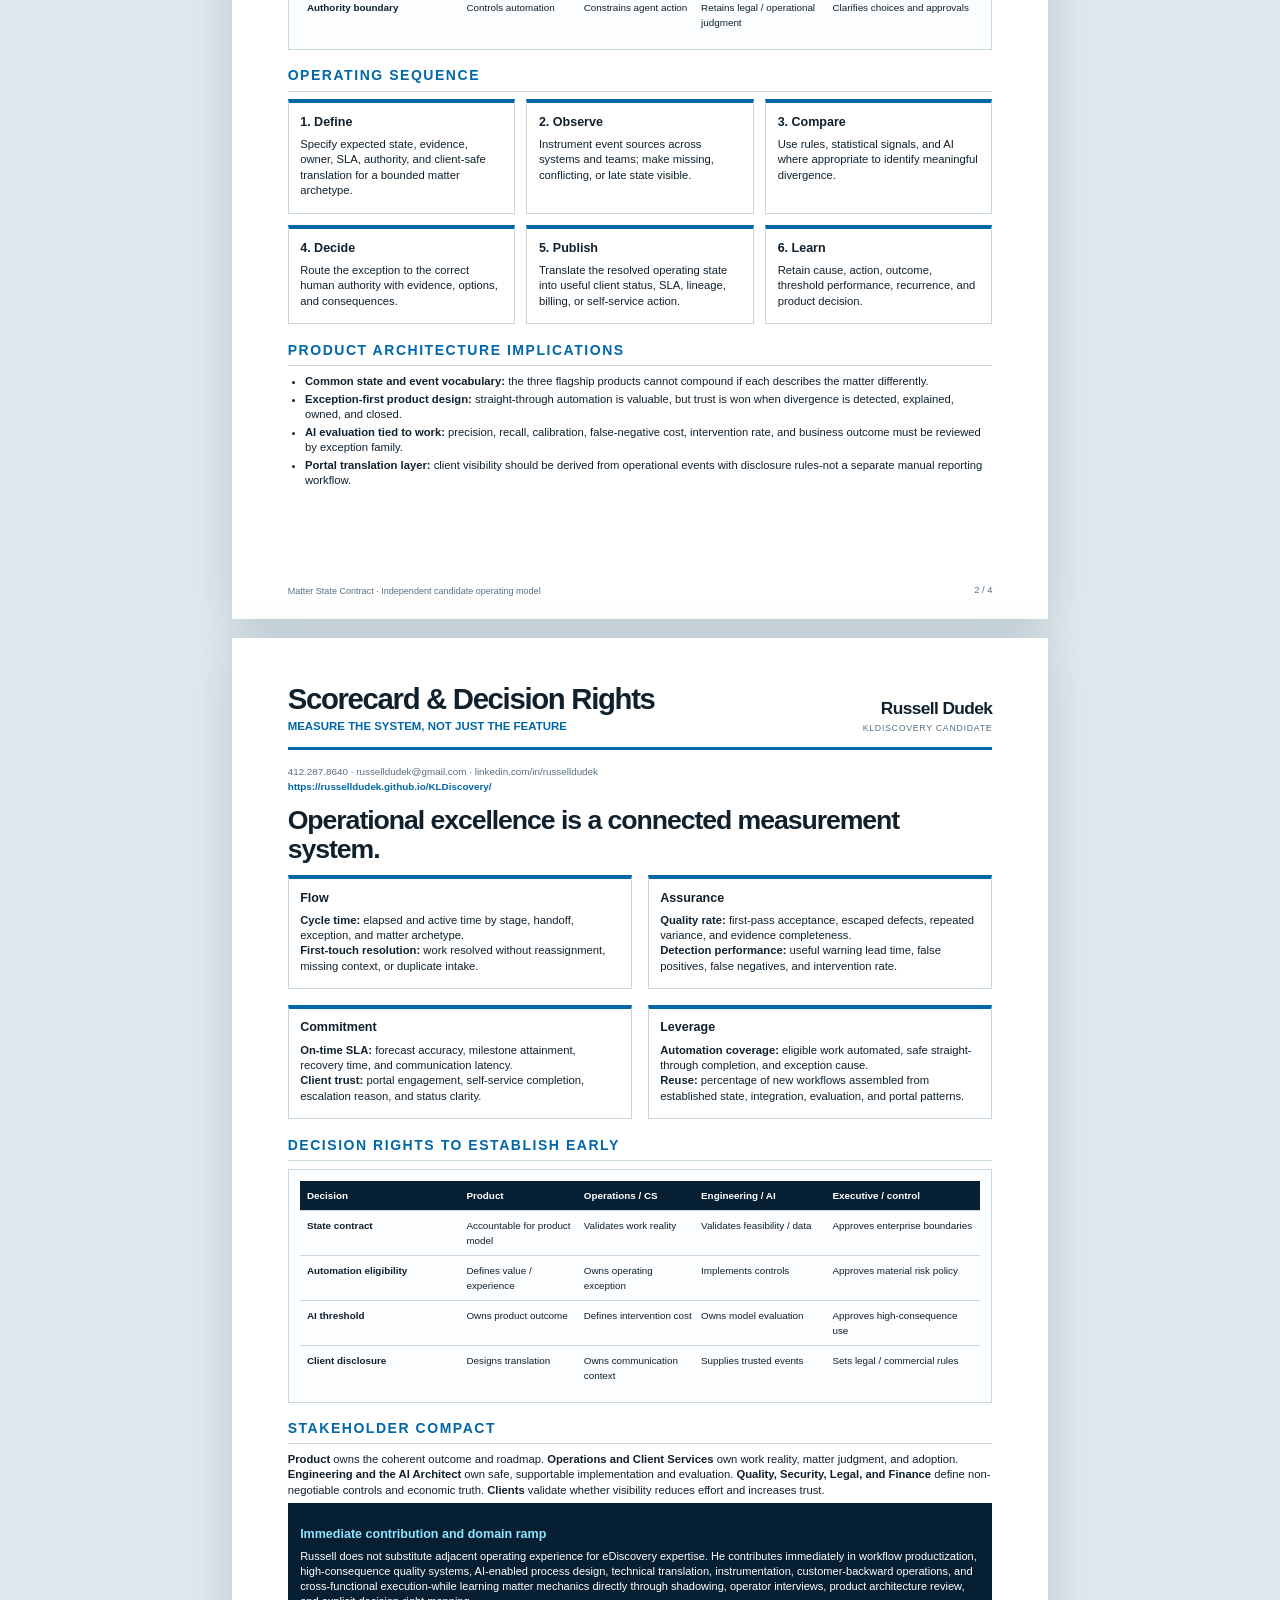
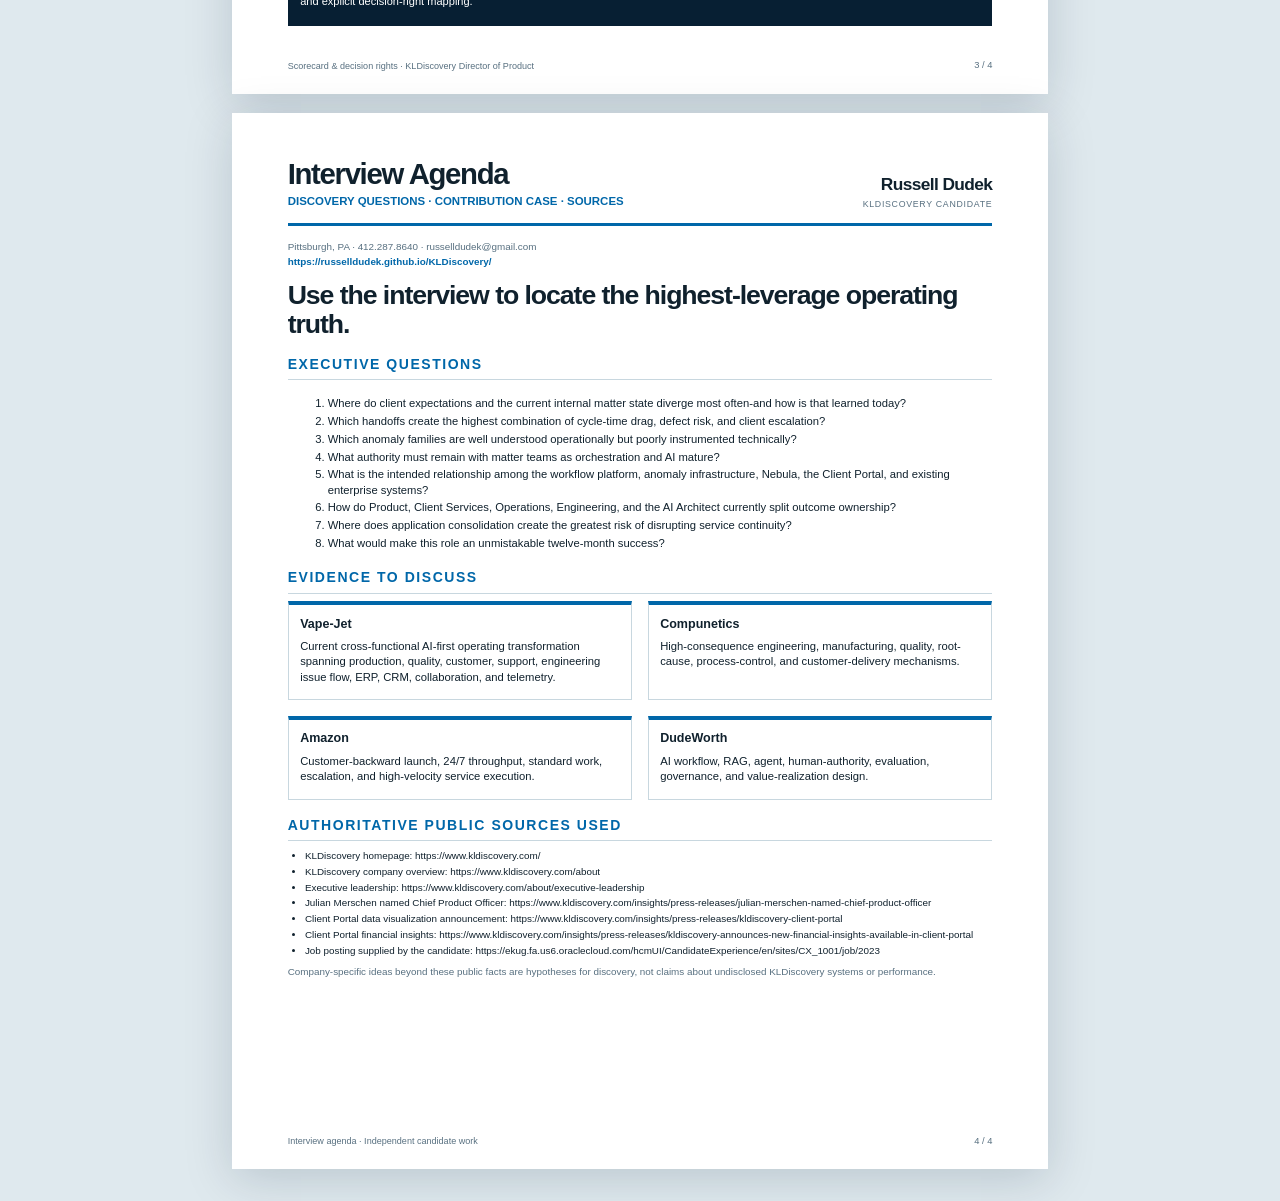
<file: interview-brief.html>
<!doctype html><html lang="en"><head><meta charset="utf-8"><meta name="viewport" content="width=device-width,initial-scale=1"><title>KLDiscovery Interview Thesis Brief - Russell Dudek</title><link rel="stylesheet" href="styles.css"></head><body><div class="doc-shell"><div class="doc-actions"><a href="index.html">Candidate vision</a><a href="resume.html">Resume</a><a href="90-day-plan.html">90-Day Plan</a><a class="download" href="docs/Russell-Dudek-KLDiscovery-Interview-Brief.pdf" download>Download PDF</a></div>
<section class="doc-page"><header class="doc-header"><div><div class="doc-name">Interview Thesis Brief</div><div class="doc-identity">KLDiscovery · DIRECTOR OF PRODUCT - CLIENT SERVICES TECH ENABLEMENT</div></div><div class="doc-brand"><strong>Russell Dudek</strong><span>Independent candidate vision</span></div></header><div class="doc-contact">Pittsburgh, PA · 412.287.8640 · russelldudek@gmail.com · linkedin.com/in/russelldudek<a class="vision" href="https://russelldudek.github.io/KLDiscovery/">https://russelldudek.github.io/KLDiscovery/</a></div>
<h1>Make matter state executable.</h1><div class="summary-box"><strong>Candidate thesis</strong><p>KLDiscovery can create disproportionate leverage by defining one operational truth across workflow orchestration, anomaly detection, and client visibility. A shared Matter State Contract makes every handoff machine-actionable, every exception accountable, and every client update traceable to the work itself.</p></div>
<h2>What the role is really being hired to accomplish</h2><div class="doc-grid-3"><div class="doc-card"><h3>Orchestrate</h3><p>Replace manual handoffs and application fragmentation with explicit states, integration events, ownership, and safe automation from intake through production.</p></div><div class="doc-card"><h3>Assure</h3><p>Surface quality and SLA divergence early, connect AI detection to evidence and human authority, and reduce defects before client exposure.</p></div><div class="doc-card"><h3>Reveal</h3><p>Give clients real-time, comprehensible visibility into status, lineage, SLA, billing, and choices without exposing raw operational noise.</p></div></div>
<h2>The company moment</h2><p>KLDiscovery publicly positions itself around AI-driven eDiscovery tools, disciplined execution, deep domain expertise, integrated global teams, and technology-enabled client services. Its current product direction includes generative AI inside Nebula, expanding client visibility, and strengthened executive product leadership. The Director role is therefore a bridge between product ambition and the operating system that must make that ambition trustworthy at scale.</p>
<h2>Five operating tensions</h2><div class="doc-grid-2"><div class="doc-card"><h3>Speed vs defensibility</h3><p>Automation must shorten time without weakening lineage, evidence, quality controls, or accountable release.</p></div><div class="doc-card"><h3>Standardization vs matter judgment</h3><p>Common patterns must support legitimate case variation rather than erase it.</p></div><div class="doc-card"><h3>AI detection vs human accountability</h3><p>Models can surface divergence; named people must still own consequential decisions.</p></div><div class="doc-card"><h3>Internal truth vs client-safe truth</h3><p>The portal must translate real operating state, not reconstruct reassuring status after the fact.</p></div></div><div class="doc-footer">Russell Dudek · KLDiscovery Interview Thesis Brief</div><div class="page-num">1 / 4</div></section>
<section class="doc-page"><header class="doc-header"><div><div class="doc-name">The Matter State Contract</div><div class="doc-identity">ONE OPERATIONAL RECORD · THREE PRODUCT SURFACES</div></div><div class="doc-brand"><strong>KLDiscovery</strong><span>Director of Product candidate</span></div></header><div class="doc-contact">Russell Dudek · 412.287.8640 · russelldudek@gmail.com<a class="vision" href="https://russelldudek.github.io/KLDiscovery/">https://russelldudek.github.io/KLDiscovery/</a></div>
<h1>The minimum record required to move work responsibly.</h1><div class="artifact-diagram"><div class="artifact-row head"><div>Contract element</div><div>Workflow use</div><div>AI use</div><div>Human authority</div><div>Client-safe use</div></div><div class="artifact-row"><strong>Expected state</strong><div>Defines eligibility and next step</div><div>Creates comparison baseline</div><div>Approves policy and tolerance</div><div>Sets understandable milestone</div></div><div class="artifact-row"><strong>Observed state</strong><div>Advances or pauses flow</div><div>Detects divergence</div><div>Validates material exceptions</div><div>Supports current status</div></div><div class="artifact-row"><strong>Evidence</strong><div>Proves handoff and completion</div><div>Grounds classification / evaluation</div><div>Supports release decision</div><div>Explains lineage and confidence</div></div><div class="artifact-row"><strong>Owner & SLA</strong><div>Routes work and escalation</div><div>Forecasts risk</div><div>Accepts accountability</div><div>Names next update and response</div></div><div class="artifact-row"><strong>Authority boundary</strong><div>Controls automation</div><div>Constrains agent action</div><div>Retains legal / operational judgment</div><div>Clarifies choices and approvals</div></div></div>
<h2>Operating sequence</h2><div class="doc-grid-3"><div class="doc-card"><h3>1. Define</h3><p>Specify expected state, evidence, owner, SLA, authority, and client-safe translation for a bounded matter archetype.</p></div><div class="doc-card"><h3>2. Observe</h3><p>Instrument event sources across systems and teams; make missing, conflicting, or late state visible.</p></div><div class="doc-card"><h3>3. Compare</h3><p>Use rules, statistical signals, and AI where appropriate to identify meaningful divergence.</p></div><div class="doc-card"><h3>4. Decide</h3><p>Route the exception to the correct human authority with evidence, options, and consequences.</p></div><div class="doc-card"><h3>5. Publish</h3><p>Translate the resolved operating state into useful client status, SLA, lineage, billing, or self-service action.</p></div><div class="doc-card"><h3>6. Learn</h3><p>Retain cause, action, outcome, threshold performance, recurrence, and product decision.</p></div></div>
<h2>Product architecture implications</h2><ul><li><strong>Common state and event vocabulary:</strong> the three flagship products cannot compound if each describes the matter differently.</li><li><strong>Exception-first product design:</strong> straight-through automation is valuable, but trust is won when divergence is detected, explained, owned, and closed.</li><li><strong>AI evaluation tied to work:</strong> precision, recall, calibration, false-negative cost, intervention rate, and business outcome must be reviewed by exception family.</li><li><strong>Portal translation layer:</strong> client visibility should be derived from operational events with disclosure rules-not a separate manual reporting workflow.</li></ul><div class="doc-footer">Matter State Contract · Independent candidate operating model</div><div class="page-num">2 / 4</div></section>
<section class="doc-page"><header class="doc-header"><div><div class="doc-name">Scorecard & Decision Rights</div><div class="doc-identity">MEASURE THE SYSTEM, NOT JUST THE FEATURE</div></div><div class="doc-brand"><strong>Russell Dudek</strong><span>KLDiscovery candidate</span></div></header><div class="doc-contact">412.287.8640 · russelldudek@gmail.com · linkedin.com/in/russelldudek<a class="vision" href="https://russelldudek.github.io/KLDiscovery/">https://russelldudek.github.io/KLDiscovery/</a></div>
<h1>Operational excellence is a connected measurement system.</h1><div class="doc-grid-2"><div class="doc-card"><h3>Flow</h3><p><strong>Cycle time:</strong> elapsed and active time by stage, handoff, exception, and matter archetype.<br><strong>First-touch resolution:</strong> work resolved without reassignment, missing context, or duplicate intake.</p></div><div class="doc-card"><h3>Assurance</h3><p><strong>Quality rate:</strong> first-pass acceptance, escaped defects, repeated variance, and evidence completeness.<br><strong>Detection performance:</strong> useful warning lead time, false positives, false negatives, and intervention rate.</p></div><div class="doc-card"><h3>Commitment</h3><p><strong>On-time SLA:</strong> forecast accuracy, milestone attainment, recovery time, and communication latency.<br><strong>Client trust:</strong> portal engagement, self-service completion, escalation reason, and status clarity.</p></div><div class="doc-card"><h3>Leverage</h3><p><strong>Automation coverage:</strong> eligible work automated, safe straight-through completion, and exception cause.<br><strong>Reuse:</strong> percentage of new workflows assembled from established state, integration, evaluation, and portal patterns.</p></div></div>
<h2>Decision rights to establish early</h2><div class="artifact-diagram"><div class="artifact-row head"><div>Decision</div><div>Product</div><div>Operations / CS</div><div>Engineering / AI</div><div>Executive / control</div></div><div class="artifact-row"><strong>State contract</strong><div>Accountable for product model</div><div>Validates work reality</div><div>Validates feasibility / data</div><div>Approves enterprise boundaries</div></div><div class="artifact-row"><strong>Automation eligibility</strong><div>Defines value / experience</div><div>Owns operating exception</div><div>Implements controls</div><div>Approves material risk policy</div></div><div class="artifact-row"><strong>AI threshold</strong><div>Owns product outcome</div><div>Defines intervention cost</div><div>Owns model evaluation</div><div>Approves high-consequence use</div></div><div class="artifact-row"><strong>Client disclosure</strong><div>Designs translation</div><div>Owns communication context</div><div>Supplies trusted events</div><div>Sets legal / commercial rules</div></div></div>
<h2>Stakeholder compact</h2><p><strong>Product</strong> owns the coherent outcome and roadmap. <strong>Operations and Client Services</strong> own work reality, matter judgment, and adoption. <strong>Engineering and the AI Architect</strong> own safe, supportable implementation and evaluation. <strong>Quality, Security, Legal, and Finance</strong> define non-negotiable controls and economic truth. <strong>Clients</strong> validate whether visibility reduces effort and increases trust.</p><div class="objection"><h3>Immediate contribution and domain ramp</h3><p>Russell does not substitute adjacent operating experience for eDiscovery expertise. He contributes immediately in workflow productization, high-consequence quality systems, AI-enabled process design, technical translation, instrumentation, customer-backward operations, and cross-functional execution-while learning matter mechanics directly through shadowing, operator interviews, product architecture review, and explicit decision-right mapping.</p></div><div class="doc-footer">Scorecard & decision rights · KLDiscovery Director of Product</div><div class="page-num">3 / 4</div></section>
<section class="doc-page"><header class="doc-header"><div><div class="doc-name">Interview Agenda</div><div class="doc-identity">DISCOVERY QUESTIONS · CONTRIBUTION CASE · SOURCES</div></div><div class="doc-brand"><strong>Russell Dudek</strong><span>KLDiscovery candidate</span></div></header><div class="doc-contact">Pittsburgh, PA · 412.287.8640 · russelldudek@gmail.com<a class="vision" href="https://russelldudek.github.io/KLDiscovery/">https://russelldudek.github.io/KLDiscovery/</a></div>
<h1>Use the interview to locate the highest-leverage operating truth.</h1><h2>Executive questions</h2><ol><li>Where do client expectations and the current internal matter state diverge most often-and how is that learned today?</li><li>Which handoffs create the highest combination of cycle-time drag, defect risk, and client escalation?</li><li>Which anomaly families are well understood operationally but poorly instrumented technically?</li><li>What authority must remain with matter teams as orchestration and AI mature?</li><li>What is the intended relationship among the workflow platform, anomaly infrastructure, Nebula, the Client Portal, and existing enterprise systems?</li><li>How do Product, Client Services, Operations, Engineering, and the AI Architect currently split outcome ownership?</li><li>Where does application consolidation create the greatest risk of disrupting service continuity?</li><li>What would make this role an unmistakable twelve-month success?</li></ol>
<h2>Evidence to discuss</h2><div class="doc-grid-2"><div class="doc-card"><h3>Vape-Jet</h3><p>Current cross-functional AI-first operating transformation spanning production, quality, customer, support, engineering issue flow, ERP, CRM, collaboration, and telemetry.</p></div><div class="doc-card"><h3>Compunetics</h3><p>High-consequence engineering, manufacturing, quality, root-cause, process-control, and customer-delivery mechanisms.</p></div><div class="doc-card"><h3>Amazon</h3><p>Customer-backward launch, 24/7 throughput, standard work, escalation, and high-velocity service execution.</p></div><div class="doc-card"><h3>DudeWorth</h3><p>AI workflow, RAG, agent, human-authority, evaluation, governance, and value-realization design.</p></div></div>
<h2>Authoritative public sources used</h2><ul class="source-list"><li>KLDiscovery homepage: https://www.kldiscovery.com/</li><li>KLDiscovery company overview: https://www.kldiscovery.com/about</li><li>Executive leadership: https://www.kldiscovery.com/about/executive-leadership</li><li>Julian Merschen named Chief Product Officer: https://www.kldiscovery.com/insights/press-releases/julian-merschen-named-chief-product-officer</li><li>Client Portal data visualization announcement: https://www.kldiscovery.com/insights/press-releases/kldiscovery-client-portal</li><li>Client Portal financial insights: https://www.kldiscovery.com/insights/press-releases/kldiscovery-announces-new-financial-insights-available-in-client-portal</li><li>Job posting supplied by the candidate: https://ekug.fa.us6.oraclecloud.com/hcmUI/CandidateExperience/en/sites/CX_1001/job/2023</li></ul><p style="font-size:7.4pt;color:var(--muted)">Company-specific ideas beyond these public facts are hypotheses for discovery, not claims about undisclosed KLDiscovery systems or performance.</p><div class="doc-footer">Interview agenda · Independent candidate work</div><div class="page-num">4 / 4</div></section></div></body></html>
</file>
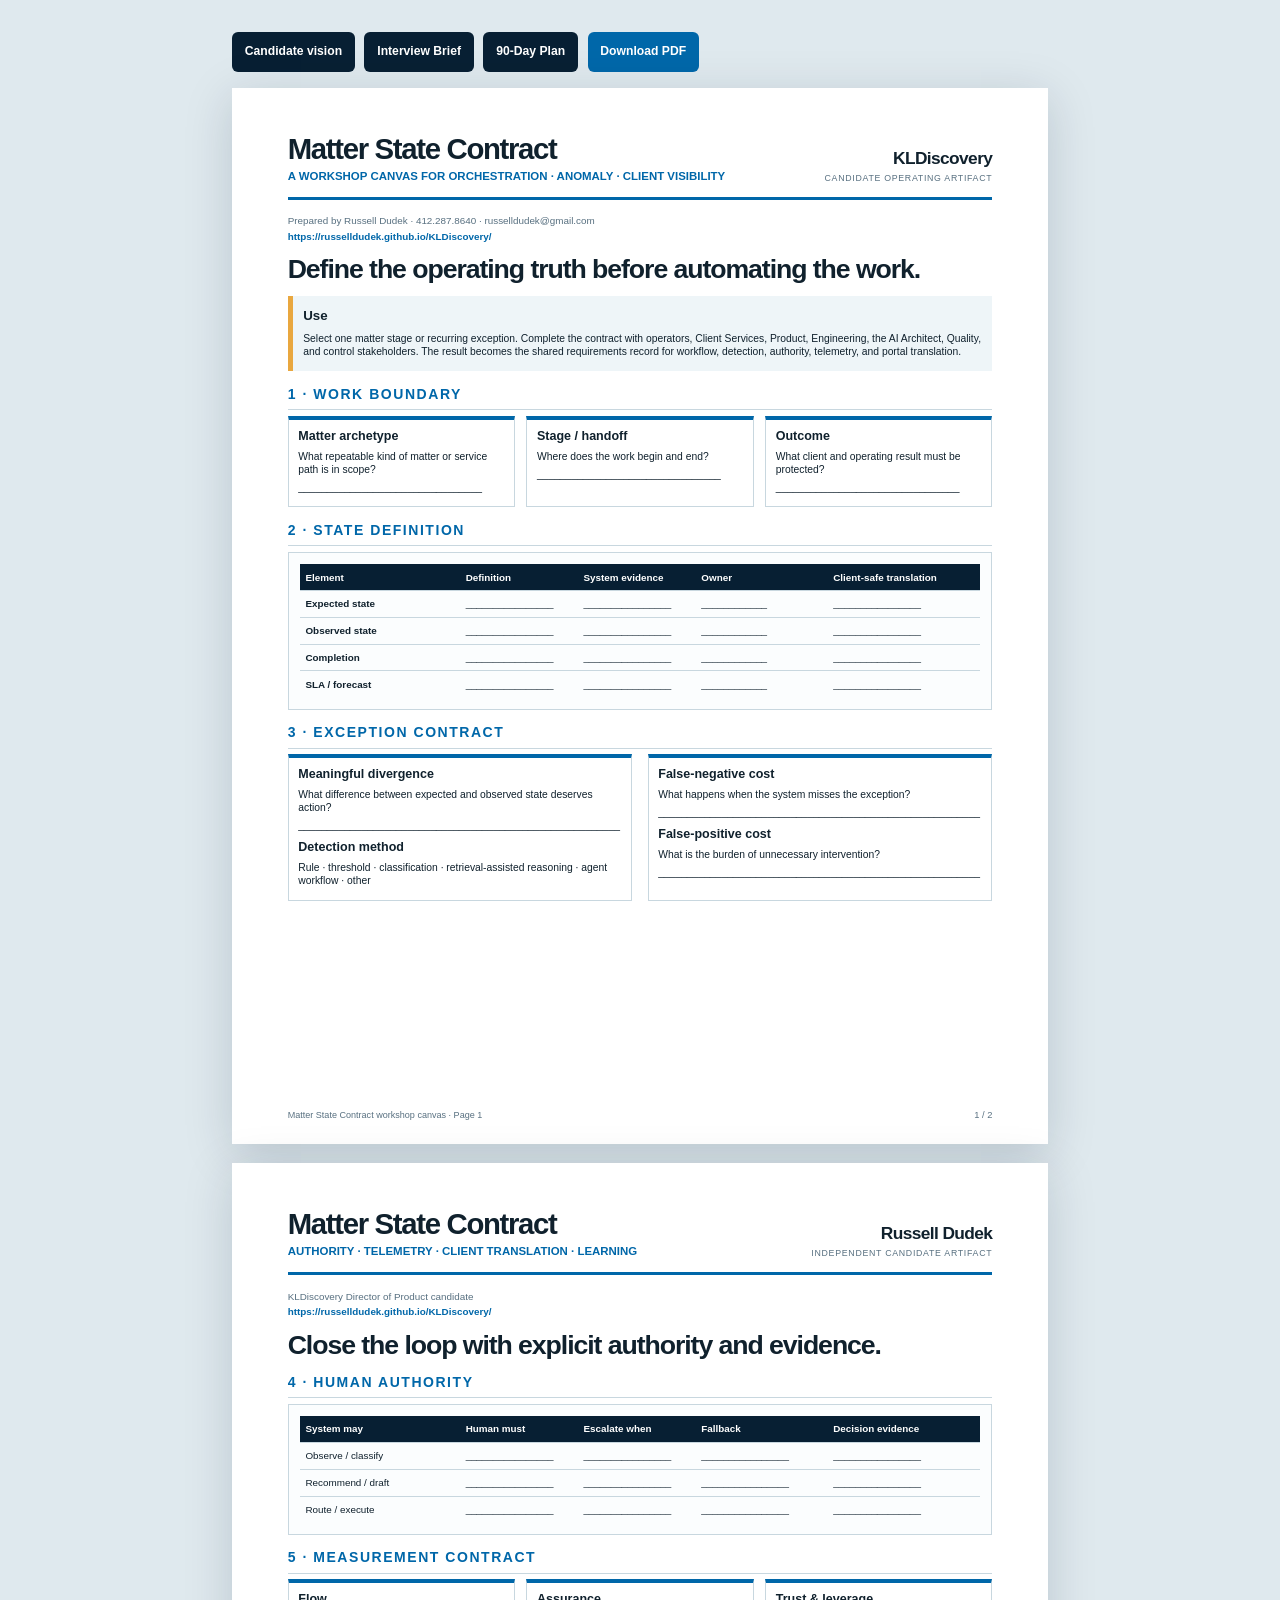
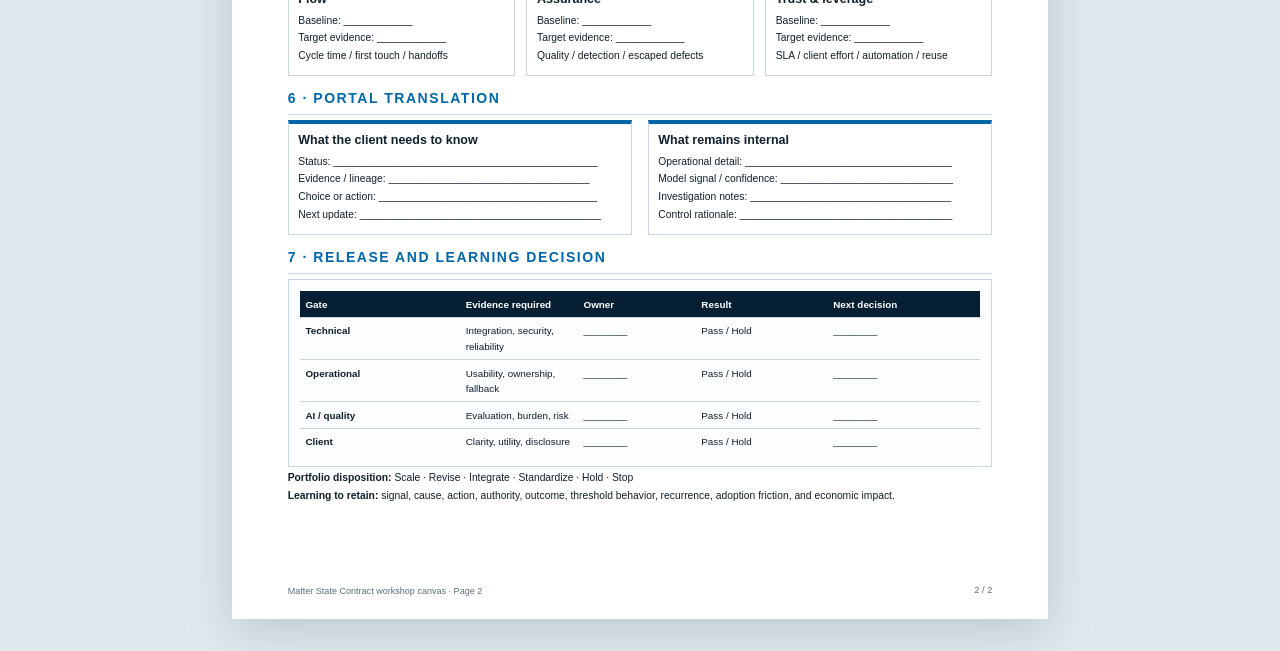
<file: matter-state-contract.html>
<!doctype html><html lang="en"><head><meta charset="utf-8"><meta name="viewport" content="width=device-width,initial-scale=1"><title>Matter State Contract - KLDiscovery Candidate Operating Artifact</title><link rel="stylesheet" href="styles.css"></head><body class="matter-canvas"><div class="doc-shell"><div class="doc-actions"><a href="index.html">Candidate vision</a><a href="interview-brief.html">Interview Brief</a><a href="90-day-plan.html">90-Day Plan</a><a class="download" href="docs/Russell-Dudek-KLDiscovery-Matter-State-Contract.pdf" download>Download PDF</a></div>
<section class="doc-page"><header class="doc-header"><div><div class="doc-name">Matter State Contract</div><div class="doc-identity">A WORKSHOP CANVAS FOR ORCHESTRATION · ANOMALY · CLIENT VISIBILITY</div></div><div class="doc-brand"><strong>KLDiscovery</strong><span>Candidate operating artifact</span></div></header><div class="doc-contact">Prepared by Russell Dudek · 412.287.8640 · russelldudek@gmail.com<a class="vision" href="https://russelldudek.github.io/KLDiscovery/">https://russelldudek.github.io/KLDiscovery/</a></div><h1>Define the operating truth before automating the work.</h1><div class="summary-box"><strong>Use</strong><p>Select one matter stage or recurring exception. Complete the contract with operators, Client Services, Product, Engineering, the AI Architect, Quality, and control stakeholders. The result becomes the shared requirements record for workflow, detection, authority, telemetry, and portal translation.</p></div>
<h2>1 · Work boundary</h2><div class="doc-grid-3"><div class="doc-card"><h3>Matter archetype</h3><p>What repeatable kind of matter or service path is in scope?</p><p>________________________________</p></div><div class="doc-card"><h3>Stage / handoff</h3><p>Where does the work begin and end?</p><p>________________________________</p></div><div class="doc-card"><h3>Outcome</h3><p>What client and operating result must be protected?</p><p>________________________________</p></div></div>
<h2>2 · State definition</h2><div class="artifact-diagram"><div class="artifact-row head"><div>Element</div><div>Definition</div><div>System evidence</div><div>Owner</div><div>Client-safe translation</div></div><div class="artifact-row"><strong>Expected state</strong><div>________________</div><div>________________</div><div>____________</div><div>________________</div></div><div class="artifact-row"><strong>Observed state</strong><div>________________</div><div>________________</div><div>____________</div><div>________________</div></div><div class="artifact-row"><strong>Completion</strong><div>________________</div><div>________________</div><div>____________</div><div>________________</div></div><div class="artifact-row"><strong>SLA / forecast</strong><div>________________</div><div>________________</div><div>____________</div><div>________________</div></div></div>
<h2>3 · Exception contract</h2><div class="doc-grid-2"><div class="doc-card"><h3>Meaningful divergence</h3><p>What difference between expected and observed state deserves action?</p><p>________________________________________________________</p><h3>Detection method</h3><p>Rule · threshold · classification · retrieval-assisted reasoning · agent workflow · other</p></div><div class="doc-card"><h3>False-negative cost</h3><p>What happens when the system misses the exception?</p><p>________________________________________________________</p><h3>False-positive cost</h3><p>What is the burden of unnecessary intervention?</p><p>________________________________________________________</p></div></div><div class="doc-footer">Matter State Contract workshop canvas · Page 1</div><div class="page-num">1 / 2</div></section>
<section class="doc-page"><header class="doc-header"><div><div class="doc-name">Matter State Contract</div><div class="doc-identity">AUTHORITY · TELEMETRY · CLIENT TRANSLATION · LEARNING</div></div><div class="doc-brand"><strong>Russell Dudek</strong><span>Independent candidate artifact</span></div></header><div class="doc-contact">KLDiscovery Director of Product candidate<a class="vision" href="https://russelldudek.github.io/KLDiscovery/">https://russelldudek.github.io/KLDiscovery/</a></div><h1>Close the loop with explicit authority and evidence.</h1>
<h2>4 · Human authority</h2><div class="artifact-diagram"><div class="artifact-row head"><div>System may</div><div>Human must</div><div>Escalate when</div><div>Fallback</div><div>Decision evidence</div></div><div class="artifact-row"><div>Observe / classify</div><div>________________</div><div>________________</div><div>________________</div><div>________________</div></div><div class="artifact-row"><div>Recommend / draft</div><div>________________</div><div>________________</div><div>________________</div><div>________________</div></div><div class="artifact-row"><div>Route / execute</div><div>________________</div><div>________________</div><div>________________</div><div>________________</div></div></div>
<h2>5 · Measurement contract</h2><div class="doc-grid-3"><div class="doc-card"><h3>Flow</h3><p>Baseline: ____________</p><p>Target evidence: ____________</p><p>Cycle time / first touch / handoffs</p></div><div class="doc-card"><h3>Assurance</h3><p>Baseline: ____________</p><p>Target evidence: ____________</p><p>Quality / detection / escaped defects</p></div><div class="doc-card"><h3>Trust & leverage</h3><p>Baseline: ____________</p><p>Target evidence: ____________</p><p>SLA / client effort / automation / reuse</p></div></div>
<h2>6 · Portal translation</h2><div class="doc-grid-2"><div class="doc-card"><h3>What the client needs to know</h3><p>Status: ______________________________________________</p><p>Evidence / lineage: ___________________________________</p><p>Choice or action: ______________________________________</p><p>Next update: __________________________________________</p></div><div class="doc-card"><h3>What remains internal</h3><p>Operational detail: ____________________________________</p><p>Model signal / confidence: ______________________________</p><p>Investigation notes: ___________________________________</p><p>Control rationale: _____________________________________</p></div></div>
<h2>7 · Release and learning decision</h2><div class="artifact-diagram"><div class="artifact-row head"><div>Gate</div><div>Evidence required</div><div>Owner</div><div>Result</div><div>Next decision</div></div><div class="artifact-row"><strong>Technical</strong><div>Integration, security, reliability</div><div>________</div><div>Pass / Hold</div><div>________</div></div><div class="artifact-row"><strong>Operational</strong><div>Usability, ownership, fallback</div><div>________</div><div>Pass / Hold</div><div>________</div></div><div class="artifact-row"><strong>AI / quality</strong><div>Evaluation, burden, risk</div><div>________</div><div>Pass / Hold</div><div>________</div></div><div class="artifact-row"><strong>Client</strong><div>Clarity, utility, disclosure</div><div>________</div><div>Pass / Hold</div><div>________</div></div></div><p><strong>Portfolio disposition:</strong> Scale · Revise · Integrate · Standardize · Hold · Stop</p><p><strong>Learning to retain:</strong> signal, cause, action, authority, outcome, threshold behavior, recurrence, adoption friction, and economic impact.</p><div class="doc-footer">Matter State Contract workshop canvas · Page 2</div><div class="page-num">2 / 2</div></section></div></body></html>
</file>
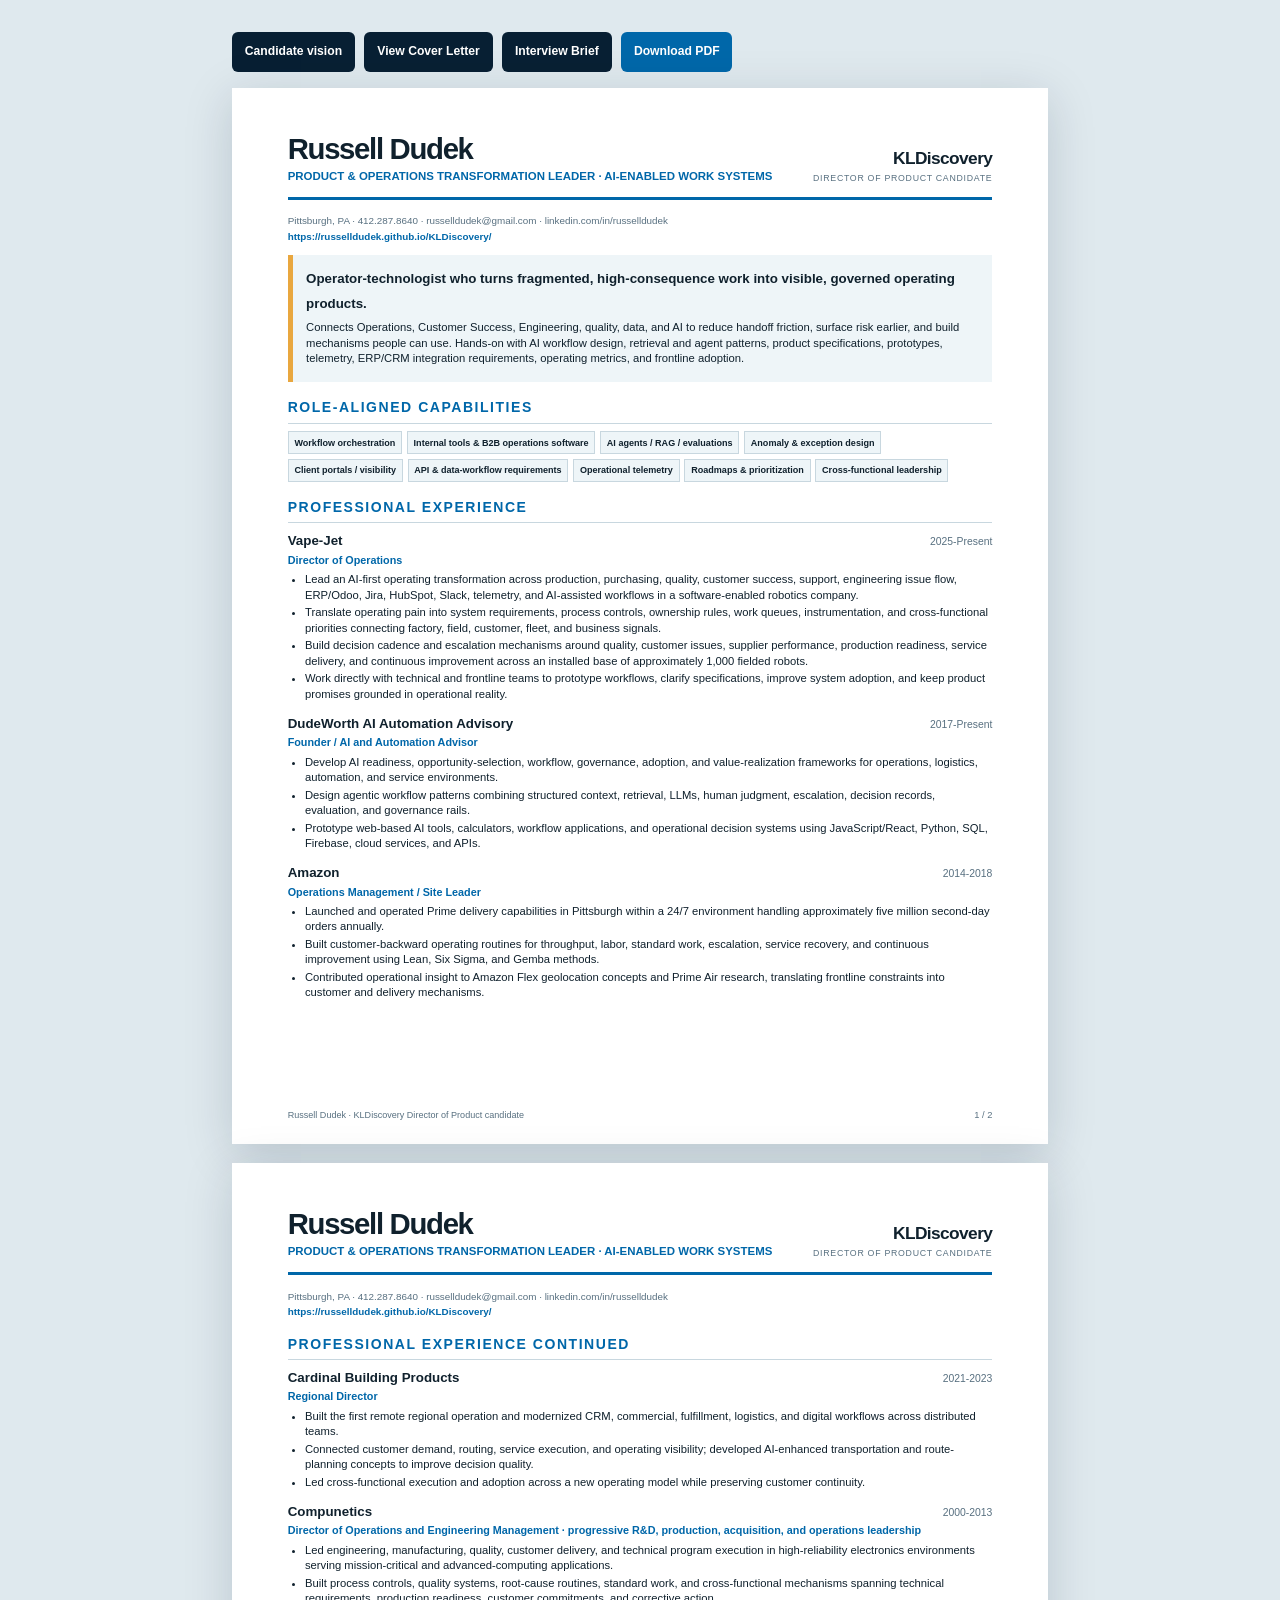
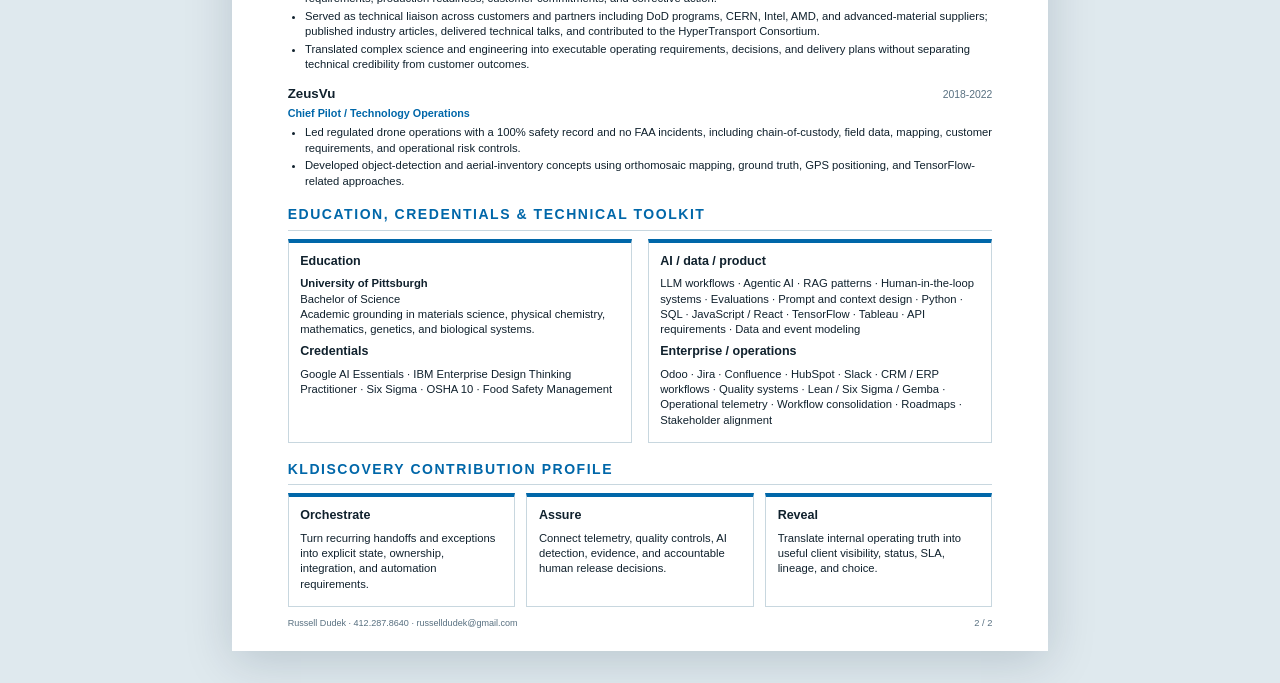
<file: resume.html>
<!doctype html><html lang="en"><head><meta charset="utf-8"><meta name="viewport" content="width=device-width,initial-scale=1"><title>Russell Dudek - KLDiscovery Role-Aligned Resume</title><link rel="stylesheet" href="styles.css"></head><body><div class="doc-shell"><div class="doc-actions"><a href="index.html">Candidate vision</a><a href="cover-letter.html">View Cover Letter</a><a href="interview-brief.html">Interview Brief</a><a class="download" href="docs/Russell-Dudek-KLDiscovery-Resume.pdf" download>Download PDF</a></div>
<section class="doc-page"><header class="doc-header"><div><div class="doc-name">Russell Dudek</div><div class="doc-identity">PRODUCT & OPERATIONS TRANSFORMATION LEADER · AI-ENABLED WORK SYSTEMS</div></div><div class="doc-brand"><strong>KLDiscovery</strong><span>Director of Product candidate</span></div></header><div class="doc-contact">Pittsburgh, PA · <a href="tel:+14122878640">412.287.8640</a> · <a href="mailto:russelldudek@gmail.com">russelldudek@gmail.com</a> · <a href="https://www.linkedin.com/in/russelldudek">linkedin.com/in/russelldudek</a><a class="vision" href="https://russelldudek.github.io/KLDiscovery/">https://russelldudek.github.io/KLDiscovery/</a></div>
<div class="summary-box"><strong>Operator-technologist who turns fragmented, high-consequence work into visible, governed operating products.</strong><p>Connects Operations, Customer Success, Engineering, quality, data, and AI to reduce handoff friction, surface risk earlier, and build mechanisms people can use. Hands-on with AI workflow design, retrieval and agent patterns, product specifications, prototypes, telemetry, ERP/CRM integration requirements, operating metrics, and frontline adoption.</p></div>
<h2>Role-aligned capabilities</h2><div class="capability-strip"><span>Workflow orchestration</span><span>Internal tools & B2B operations software</span><span>AI agents / RAG / evaluations</span><span>Anomaly & exception design</span><span>Client portals / visibility</span><span>API & data-workflow requirements</span><span>Operational telemetry</span><span>Roadmaps & prioritization</span><span>Cross-functional leadership</span></div>
<h2>Professional experience</h2>
<div class="experience"><div class="experience-head"><strong>Vape-Jet</strong><span>2025-Present</span></div><div class="role-line">Director of Operations</div><ul><li>Lead an AI-first operating transformation across production, purchasing, quality, customer success, support, engineering issue flow, ERP/Odoo, Jira, HubSpot, Slack, telemetry, and AI-assisted workflows in a software-enabled robotics company.</li><li>Translate operating pain into system requirements, process controls, ownership rules, work queues, instrumentation, and cross-functional priorities connecting factory, field, customer, fleet, and business signals.</li><li>Build decision cadence and escalation mechanisms around quality, customer issues, supplier performance, production readiness, service delivery, and continuous improvement across an installed base of approximately 1,000 fielded robots.</li><li>Work directly with technical and frontline teams to prototype workflows, clarify specifications, improve system adoption, and keep product promises grounded in operational reality.</li></ul></div>
<div class="experience"><div class="experience-head"><strong>DudeWorth AI Automation Advisory</strong><span>2017-Present</span></div><div class="role-line">Founder / AI and Automation Advisor</div><ul><li>Develop AI readiness, opportunity-selection, workflow, governance, adoption, and value-realization frameworks for operations, logistics, automation, and service environments.</li><li>Design agentic workflow patterns combining structured context, retrieval, LLMs, human judgment, escalation, decision records, evaluation, and governance rails.</li><li>Prototype web-based AI tools, calculators, workflow applications, and operational decision systems using JavaScript/React, Python, SQL, Firebase, cloud services, and APIs.</li></ul></div>
<div class="experience"><div class="experience-head"><strong>Amazon</strong><span>2014-2018</span></div><div class="role-line">Operations Management / Site Leader</div><ul><li>Launched and operated Prime delivery capabilities in Pittsburgh within a 24/7 environment handling approximately five million second-day orders annually.</li><li>Built customer-backward operating routines for throughput, labor, standard work, escalation, service recovery, and continuous improvement using Lean, Six Sigma, and Gemba methods.</li><li>Contributed operational insight to Amazon Flex geolocation concepts and Prime Air research, translating frontline constraints into customer and delivery mechanisms.</li></ul></div>
<div class="doc-footer">Russell Dudek · KLDiscovery Director of Product candidate</div><div class="page-num">1 / 2</div></section>
<section class="doc-page"><header class="doc-header"><div><div class="doc-name">Russell Dudek</div><div class="doc-identity">PRODUCT & OPERATIONS TRANSFORMATION LEADER · AI-ENABLED WORK SYSTEMS</div></div><div class="doc-brand"><strong>KLDiscovery</strong><span>Director of Product candidate</span></div></header><div class="doc-contact">Pittsburgh, PA · 412.287.8640 · russelldudek@gmail.com · linkedin.com/in/russelldudek<a class="vision" href="https://russelldudek.github.io/KLDiscovery/">https://russelldudek.github.io/KLDiscovery/</a></div>
<h2>Professional experience continued</h2>
<div class="experience"><div class="experience-head"><strong>Cardinal Building Products</strong><span>2021-2023</span></div><div class="role-line">Regional Director</div><ul><li>Built the first remote regional operation and modernized CRM, commercial, fulfillment, logistics, and digital workflows across distributed teams.</li><li>Connected customer demand, routing, service execution, and operating visibility; developed AI-enhanced transportation and route-planning concepts to improve decision quality.</li><li>Led cross-functional execution and adoption across a new operating model while preserving customer continuity.</li></ul></div>
<div class="experience"><div class="experience-head"><strong>Compunetics</strong><span>2000-2013</span></div><div class="role-line">Director of Operations and Engineering Management · progressive R&D, production, acquisition, and operations leadership</div><ul><li>Led engineering, manufacturing, quality, customer delivery, and technical program execution in high-reliability electronics environments serving mission-critical and advanced-computing applications.</li><li>Built process controls, quality systems, root-cause routines, standard work, and cross-functional mechanisms spanning technical requirements, production readiness, customer commitments, and corrective action.</li><li>Served as technical liaison across customers and partners including DoD programs, CERN, Intel, AMD, and advanced-material suppliers; published industry articles, delivered technical talks, and contributed to the HyperTransport Consortium.</li><li>Translated complex science and engineering into executable operating requirements, decisions, and delivery plans without separating technical credibility from customer outcomes.</li></ul></div>
<div class="experience"><div class="experience-head"><strong>ZeusVu</strong><span>2018-2022</span></div><div class="role-line">Chief Pilot / Technology Operations</div><ul><li>Led regulated drone operations with a 100% safety record and no FAA incidents, including chain-of-custody, field data, mapping, customer requirements, and operational risk controls.</li><li>Developed object-detection and aerial-inventory concepts using orthomosaic mapping, ground truth, GPS positioning, and TensorFlow-related approaches.</li></ul></div>
<h2>Education, credentials & technical toolkit</h2><div class="doc-grid-2"><div class="doc-card"><h3>Education</h3><p><strong>University of Pittsburgh</strong><br>Bachelor of Science<br>Academic grounding in materials science, physical chemistry, mathematics, genetics, and biological systems.</p><h3>Credentials</h3><p>Google AI Essentials · IBM Enterprise Design Thinking Practitioner · Six Sigma · OSHA 10 · Food Safety Management</p></div><div class="doc-card"><h3>AI / data / product</h3><p>LLM workflows · Agentic AI · RAG patterns · Human-in-the-loop systems · Evaluations · Prompt and context design · Python · SQL · JavaScript / React · TensorFlow · Tableau · API requirements · Data and event modeling</p><h3>Enterprise / operations</h3><p>Odoo · Jira · Confluence · HubSpot · Slack · CRM / ERP workflows · Quality systems · Lean / Six Sigma / Gemba · Operational telemetry · Workflow consolidation · Roadmaps · Stakeholder alignment</p></div></div>
<h2>KLDiscovery contribution profile</h2><div class="doc-grid-3"><div class="doc-card"><h3>Orchestrate</h3><p>Turn recurring handoffs and exceptions into explicit state, ownership, integration, and automation requirements.</p></div><div class="doc-card"><h3>Assure</h3><p>Connect telemetry, quality controls, AI detection, evidence, and accountable human release decisions.</p></div><div class="doc-card"><h3>Reveal</h3><p>Translate internal operating truth into useful client visibility, status, SLA, lineage, and choice.</p></div></div>
<div class="doc-footer">Russell Dudek · 412.287.8640 · russelldudek@gmail.com</div><div class="page-num">2 / 2</div></section></div></body></html>
</file>
<file: styles.css>
@import url('./brand-tokens.css');
*{box-sizing:border-box}html{scroll-behavior:smooth}body{margin:0;font-family:"Aptos","Segoe UI","Helvetica Neue",Arial,sans-serif;color:var(--ink);background:var(--paper);line-height:1.55}a{color:inherit}button,a{touch-action:manipulation}.skip{position:absolute;left:-9999px}.skip:focus{left:1rem;top:1rem;background:#fff;color:#000;padding:.7rem;z-index:99}
.site-nav{position:sticky;top:0;z-index:40;background:rgba(255,255,255,.94);backdrop-filter:blur(16px);border-bottom:1px solid rgba(7,31,51,.12)}.nav-inner{max-width:1240px;margin:auto;display:flex;align-items:center;justify-content:space-between;gap:1.25rem;padding:.85rem 1.4rem}.candidate-id{font-weight:800;letter-spacing:.01em;text-decoration:none}.nav-links{display:flex;gap:1rem;align-items:center;flex-wrap:wrap}.nav-links a{text-decoration:none;font-size:.86rem;font-weight:700;color:var(--kld-slate)}.nav-links a:hover,.nav-links a:focus{color:var(--kld-blue)}
.hero{min-height:calc(100vh - 64px);background:var(--kld-navy);color:white;overflow:hidden;position:relative}.hero:before{content:"";position:absolute;inset:0;background:linear-gradient(115deg,rgba(0,165,216,.12),transparent 42%),radial-gradient(circle at 87% 8%,rgba(0,103,169,.28),transparent 32%)}.hero-grid{max-width:1240px;margin:auto;min-height:calc(100vh - 64px);padding:4.6rem 1.4rem 3.8rem;display:grid;grid-template-columns:minmax(0,.88fr) minmax(520px,1.12fr);gap:4rem;align-items:center;position:relative}.brand-lockup{display:flex;align-items:center;gap:.85rem;margin-bottom:2.4rem}.brand-word{font-size:1.65rem;font-weight:850;letter-spacing:-.045em}.brand-word span{color:var(--kld-cyan)}.independent{border-left:1px solid rgba(255,255,255,.35);padding-left:.85rem;font-size:.76rem;text-transform:uppercase;letter-spacing:.12em;color:#cbe1ec}.eyebrow{color:#8fdbf2;text-transform:uppercase;letter-spacing:.16em;font-weight:800;font-size:.75rem}.hero h1{font-size:clamp(3rem,5.8vw,6.2rem);line-height:.95;letter-spacing:-.06em;margin:.7rem 0 1.4rem;max-width:10ch}.hero-lede{font-size:clamp(1.05rem,1.7vw,1.34rem);color:#d6e7ef;max-width:38rem}.thesis-rule{display:grid;grid-template-columns:8px 1fr;gap:1rem;margin:2rem 0}.thesis-rule:before{content:"";background:var(--signal);border-radius:99px}.thesis-rule strong{font-size:1.12rem;color:#fff}.hero-meta{margin-top:2rem;display:flex;gap:1rem;flex-wrap:wrap}.hero-meta a{display:inline-flex;align-items:center;justify-content:center;padding:.78rem 1rem;border:1px solid rgba(255,255,255,.25);border-radius:8px;text-decoration:none;font-weight:750;font-size:.85rem}.hero-meta a.primary{background:#fff;color:var(--kld-navy);border-color:#fff}.hero-meta a:hover,.hero-meta a:focus{transform:translateY(-2px)}
.contract-stage{position:relative;min-height:630px;display:flex;align-items:center;justify-content:center}.contract-sheet{width:min(100%,680px);background:#f9fcfd;color:var(--ink);border-radius:18px;box-shadow:0 40px 90px rgba(0,0,0,.35);padding:1.25rem;transform:rotate(-1.3deg);position:relative}.contract-sheet:before{content:"MATTER STATE CONTRACT";display:block;letter-spacing:.13em;font-size:.7rem;font-weight:900;color:var(--kld-blue);padding:.2rem .25rem 1rem;border-bottom:2px solid var(--kld-navy)}.sheet-head{display:flex;justify-content:space-between;align-items:flex-start;gap:1rem;padding:1rem .25rem}.matter-title{font-weight:850;font-size:1.35rem}.matter-status{font-size:.72rem;font-weight:900;text-transform:uppercase;letter-spacing:.08em;color:var(--success);border:1px solid currentColor;padding:.35rem .55rem;border-radius:99px}.clause-list{display:grid;gap:.55rem}.clause{display:grid;grid-template-columns:42px minmax(0,1.25fr) minmax(90px,.7fr) minmax(86px,.6fr);gap:.65rem;align-items:center;padding:.72rem .75rem;background:#fff;border:1px solid #d5e2e8;border-left:5px solid var(--kld-blue);border-radius:9px;opacity:0;transform:translateY(10px)}.contract-sheet.assembled .clause{animation:clause-settle .46s forwards}.contract-sheet.assembled .clause:nth-child(2){animation-delay:.12s}.contract-sheet.assembled .clause:nth-child(3){animation-delay:.24s}.contract-sheet.assembled .clause:nth-child(4){animation-delay:.36s}.contract-sheet.assembled .clause:nth-child(5){animation-delay:.48s}.clause[data-state="warning"]{border-left-color:var(--signal);background:#fff9ef}.clause[data-state="hold"]{border-left-color:var(--danger);background:#fff4f5}.clause[data-state="resolved"]{border-left-color:var(--success)}.clause-num{font-size:.69rem;font-weight:900;color:var(--muted)}.clause-name{font-weight:850;font-size:.83rem}.clause-sub{font-size:.68rem;color:var(--muted)}.clause-owner,.clause-evidence{font-size:.67rem}.sheet-footer{margin-top:.75rem;padding:.9rem .8rem;background:var(--kld-navy);color:white;border-radius:9px;display:grid;grid-template-columns:1fr auto;gap:1rem;align-items:center;opacity:0;transform:translateY(8px)}.contract-sheet.assembled .sheet-footer{animation:clause-settle .5s .68s forwards}.portal-state{font-size:.73rem;color:#cce2eb}.portal-state strong{display:block;color:white;font-size:.98rem}.seal{width:58px;height:58px;border:2px solid var(--kld-cyan);border-radius:50%;display:grid;place-items:center;text-align:center;font-size:.58rem;font-weight:900;line-height:1.1;color:#8fe4ff;transform:scale(.8)}.contract-sheet.assembled .seal{animation:seal-in .5s .78s forwards}@keyframes clause-settle{to{opacity:1;transform:none}}@keyframes seal-in{to{transform:scale(1)}}
.section{padding:6.5rem 1.4rem}.section-inner{max-width:1160px;margin:auto}.section-kicker{text-transform:uppercase;letter-spacing:.15em;font-size:.72rem;font-weight:900;color:var(--kld-blue)}.section h2{font-size:clamp(2.35rem,4.5vw,4.4rem);line-height:1.03;letter-spacing:-.05em;margin:.55rem 0 1.25rem;max-width:15ch}.section-intro{max-width:720px;font-size:1.12rem;color:var(--muted)}.pressure{background:var(--kld-mist)}.tension-map{margin-top:3.5rem;display:grid;grid-template-columns:1fr 56px 1fr;gap:1rem;align-items:stretch}.tension-side{display:grid;gap:1rem}.tension{background:#fff;padding:1.3rem;border-left:4px solid var(--kld-blue);box-shadow:0 8px 28px rgba(7,31,51,.07)}.tension:last-child{border-left-color:var(--signal)}.tension h3{margin:0 0 .35rem;font-size:1rem}.tension p{margin:0;color:var(--muted);font-size:.9rem}.tension-axis{display:grid;place-items:center}.tension-axis:before{content:"";width:2px;height:100%;background:linear-gradient(var(--kld-blue),var(--signal))}.tension-axis span{position:absolute;writing-mode:vertical-rl;background:var(--kld-mist);padding:.8rem .25rem;font-size:.63rem;letter-spacing:.13em;font-weight:900;color:var(--kld-slate)}
.model{background:#fff}.model-grid{display:grid;grid-template-columns:.8fr 1.2fr;gap:4rem;align-items:start}.model-copy{position:sticky;top:100px}.model-copy blockquote{font-size:1.55rem;line-height:1.3;margin:2rem 0;padding-left:1.2rem;border-left:5px solid var(--signal);font-weight:800}.scenario-tool{background:var(--kld-navy);color:white;border-radius:18px;padding:1.2rem;box-shadow:var(--shadow)}.scenario-tabs{display:flex;gap:.6rem;flex-wrap:wrap;margin-bottom:1rem}.scenario-tabs button{appearance:none;border:1px solid rgba(255,255,255,.25);background:transparent;color:#dbeaf0;padding:.65rem .75rem;border-radius:7px;font-weight:800;font-size:.75rem;cursor:pointer}.scenario-tabs button[aria-selected="true"]{background:#fff;color:var(--kld-navy);border-color:#fff}.scenario-reset{margin-left:auto}.state-board{background:#f8fbfc;color:var(--ink);border-radius:12px;padding:1rem}.state-board-head{display:flex;justify-content:space-between;gap:1rem;align-items:flex-start;border-bottom:1px solid var(--line);padding-bottom:.8rem}.state-board h3{margin:0;font-size:1.35rem}.state-pill{font-size:.68rem;font-weight:900;text-transform:uppercase;letter-spacing:.08em;padding:.4rem .55rem;border-radius:99px;background:#e5f5ef;color:var(--success)}.state-pill.warning{background:#fff0d7;color:#8a5700}.state-pill.hold{background:#fae5e8;color:var(--danger)}.state-grid{display:grid;grid-template-columns:repeat(2,1fr);gap:.7rem;margin-top:.8rem}.state-cell{border:1px solid var(--line);border-radius:8px;padding:.75rem;min-height:94px}.state-cell span{display:block;color:var(--muted);font-size:.63rem;text-transform:uppercase;letter-spacing:.11em;font-weight:900}.state-cell strong{display:block;margin-top:.35rem;font-size:.86rem}.decision-bar{margin-top:.8rem;background:var(--kld-navy);color:white;padding:.9rem;border-radius:8px;display:grid;grid-template-columns:1fr auto;gap:1rem;align-items:center}.decision-bar span{color:#bed5df;font-size:.7rem;text-transform:uppercase;letter-spacing:.1em;font-weight:850}.decision-bar strong{display:block;font-size:1rem}.authority-btn{border:0;background:var(--signal);color:var(--kld-navy);font-weight:900;padding:.65rem .8rem;border-radius:7px;cursor:pointer}
.scorecard{background:var(--kld-navy);color:white}.scorecard h2{max-width:18ch}.metric-matrix{margin-top:3rem;border-top:1px solid rgba(255,255,255,.24)}.metric-row{display:grid;grid-template-columns:1fr 1.3fr 1fr;gap:1rem;padding:1.15rem 0;border-bottom:1px solid rgba(255,255,255,.16)}.metric-row strong{font-size:1rem}.metric-row p{margin:0;color:#c6dae3;font-size:.88rem}.metric-tag{justify-self:end;color:#8fdbf2;font-size:.72rem;font-weight:900;text-transform:uppercase;letter-spacing:.1em}.evidence{background:#fff}.evidence-flow{margin-top:3rem;display:grid;grid-template-columns:1.1fr .9fr;gap:3rem}.career-path{border-left:2px solid var(--line);padding-left:2rem;display:grid;gap:2.2rem}.career-item{position:relative}.career-item:before{content:"";position:absolute;width:14px;height:14px;border-radius:50%;background:var(--kld-blue);left:-2.48rem;top:.25rem;box-shadow:0 0 0 7px #fff}.career-item h3{margin:0}.career-item .role{color:var(--kld-blue);font-weight:800;font-size:.84rem}.career-item p{color:var(--muted);margin:.45rem 0 0}.proof-map{background:var(--kld-mist);padding:1.4rem;border-radius:14px}.proof-map h3{margin-top:0}.proof-pair{display:grid;grid-template-columns:1fr 1fr;gap:.8rem;padding:.8rem 0;border-bottom:1px solid var(--line);font-size:.8rem}.proof-pair:last-child{border-bottom:0}.proof-pair strong{color:var(--kld-blue)}
.plan{background:linear-gradient(180deg,var(--kld-mist),#fff)}.phase-line{margin-top:3rem;display:grid;grid-template-columns:repeat(3,1fr);gap:1rem}.phase{padding:1.4rem;border-top:6px solid var(--kld-blue);background:#fff;box-shadow:0 10px 34px rgba(7,31,51,.08)}.phase:nth-child(2){border-color:var(--kld-cyan)}.phase:nth-child(3){border-color:var(--signal)}.phase-num{font-size:.7rem;color:var(--muted);font-weight:900;letter-spacing:.12em}.phase h3{font-size:1.35rem;margin:.5rem 0}.phase ul{padding-left:1.1rem;color:var(--muted);font-size:.88rem}.questions{background:#fff}.question-list{counter-reset:q;display:grid;gap:0;margin-top:2.5rem}.question{counter-increment:q;display:grid;grid-template-columns:70px 1fr;gap:1rem;padding:1.25rem 0;border-top:1px solid var(--line);font-size:1.14rem;font-weight:700}.question:before{content:"0" counter(q);color:var(--kld-cyan);font-size:.76rem;letter-spacing:.12em;font-weight:900;padding-top:.25rem}.closing{padding:5rem 1.4rem;background:var(--kld-blue);color:white}.closing-inner{max-width:1160px;margin:auto;display:grid;grid-template-columns:1fr auto;gap:2rem;align-items:center}.closing h2{font-size:clamp(2.2rem,4vw,4rem);line-height:1;margin:0;max-width:12ch;letter-spacing:-.05em}.doc-links{display:flex;gap:.7rem;flex-wrap:wrap}.doc-links a{background:#fff;color:var(--kld-navy);text-decoration:none;font-weight:900;padding:.8rem 1rem;border-radius:7px}.site-footer{background:#061725;color:#a9c2cd;padding:2rem 1.4rem}.footer-inner{max-width:1160px;margin:auto;display:flex;justify-content:space-between;gap:1rem;font-size:.74rem}.footer-inner a{color:#fff}
/* document views */
.doc-shell{background:#dfe9ee;padding:2rem 1rem;min-height:100vh}.doc-actions{max-width:8.5in;margin:0 auto 1rem;display:flex;gap:.6rem;flex-wrap:wrap}.doc-actions a{background:var(--kld-navy);color:#fff;text-decoration:none;padding:.65rem .8rem;border-radius:6px;font-size:.76rem;font-weight:900}.doc-actions a.download{background:var(--kld-blue)}.doc-page{width:8.5in;min-height:11in;margin:0 auto 1.2rem;background:#fff;box-shadow:0 10px 45px rgba(7,31,51,.17);padding:.48in .58in .46in;position:relative;overflow:visible}.doc-page:last-child{margin-bottom:0}.doc-header{display:grid;grid-template-columns:1fr auto;gap:.25in;align-items:end;border-bottom:3px solid var(--kld-blue);padding-bottom:.12in;margin-bottom:.15in}.doc-name{font-size:22pt;font-weight:900;letter-spacing:-.045em;line-height:1}.doc-identity{font-size:8.6pt;color:var(--kld-blue);font-weight:850;margin-top:.05in}.doc-brand{text-align:right}.doc-brand strong{font-size:13pt;letter-spacing:-.035em}.doc-brand span{display:block;font-size:6.6pt;letter-spacing:.08em;text-transform:uppercase;color:var(--muted)}.doc-contact{font-size:7.4pt;line-height:1.35;color:var(--muted);margin-bottom:.13in}.doc-contact a{text-decoration:none;color:inherit}.doc-contact .vision{display:block;color:var(--kld-blue);font-weight:800;margin-top:.02in}.doc-page h1{font-size:20pt;line-height:1.08;letter-spacing:-.04em;margin:.12in 0}.doc-page h2{font-size:10.5pt;text-transform:uppercase;letter-spacing:.11em;color:var(--kld-blue);margin:.16in 0 .08in;border-bottom:1px solid var(--line);padding-bottom:.04in}.doc-page h3{font-size:9.4pt;margin:.1in 0 .03in}.doc-page p,.doc-page li{font-size:8.45pt;line-height:1.36}.doc-page p{margin:.05in 0}.doc-page ul{margin:.04in 0 .08in;padding-left:.18in}.doc-page li{margin:.025in 0}.doc-grid-2{display:grid;grid-template-columns:1fr 1fr;gap:.16in}.doc-grid-3{display:grid;grid-template-columns:repeat(3,1fr);gap:.12in}.summary-box{background:var(--kld-mist);border-left:5px solid var(--signal);padding:.11in .14in;margin:.1in 0}.summary-box strong{font-size:10pt}.experience{break-inside:avoid;margin:.08in 0 .12in}.experience-head{display:flex;justify-content:space-between;gap:.2in;align-items:baseline}.experience-head strong{font-size:10pt}.experience-head span{font-size:7.8pt;color:var(--muted)}.role-line{font-size:8.1pt;color:var(--kld-blue);font-weight:800}.capability-strip{display:flex;gap:.05in;flex-wrap:wrap;margin:.08in 0}.capability-strip span{font-size:6.8pt;padding:.035in .06in;background:var(--kld-mist);border:1px solid var(--line);font-weight:750}.doc-card{border:1px solid var(--line);border-top:4px solid var(--kld-blue);padding:.1in .12in;break-inside:avoid}.doc-card h3{margin-top:0}.page-num{position:absolute;bottom:.22in;right:.58in;font-size:7pt;color:var(--muted)}.doc-footer{position:absolute;bottom:.22in;left:.58in;font-size:6.8pt;color:var(--muted)}.letter-body p{font-size:9.3pt;line-height:1.46;margin:.1in 0}.signature{margin-top:.18in}.artifact-diagram{border:1px solid var(--line);padding:.12in;background:#fbfdfe}.artifact-row{display:grid;grid-template-columns:1.1fr .8fr .8fr .9fr 1fr;gap:.05in;padding:.07in;border-bottom:1px solid var(--line);font-size:7.4pt}.artifact-row.head{background:var(--kld-navy);color:#fff;font-weight:850}.artifact-row:last-child{border-bottom:0}.source-list{font-size:7.4pt;word-break:break-word}.source-list li{font-size:7.4pt}.objection{background:var(--kld-navy);color:#fff;padding:.13in}.objection h3{color:#8fe4ff}.objection p{font-size:8.3pt}.phase-doc{border-left:5px solid var(--kld-blue);padding:.09in .12in;background:var(--kld-mist);margin:.09in 0}.phase-doc:nth-of-type(2){border-color:var(--kld-cyan)}.phase-doc:nth-of-type(3){border-color:var(--signal)}

.matter-canvas .doc-page p,.matter-canvas .doc-page li{font-size:7.75pt;line-height:1.25}.matter-canvas .doc-page h2{margin:.13in 0 .055in}.matter-canvas .doc-card{padding:.075in .1in}.matter-canvas .artifact-row{padding:.055in}.matter-canvas .summary-box{padding:.08in .11in;margin:.07in 0}
@media(max-width:980px){.hero-grid{grid-template-columns:1fr;padding-top:3rem}.contract-stage{min-height:540px}.model-grid,.evidence-flow{grid-template-columns:1fr}.model-copy{position:static}.phase-line{grid-template-columns:1fr}.closing-inner{grid-template-columns:1fr}.tension-map{grid-template-columns:1fr}.tension-axis{display:none}}
@media(max-width:740px){.nav-inner{align-items:flex-start}.nav-links{justify-content:flex-end}.nav-links a:nth-child(-n+3){display:none}.hero-grid{padding:2.5rem 1rem 3rem}.hero h1{font-size:3.6rem}.contract-stage{min-height:460px}.contract-sheet{padding:.8rem;transform:none}.clause{grid-template-columns:35px 1fr}.clause-owner,.clause-evidence{display:none}.section{padding:4.5rem 1rem}.state-grid{grid-template-columns:1fr}.metric-row{grid-template-columns:1fr}.metric-tag{justify-self:start}.question{grid-template-columns:45px 1fr}.footer-inner{display:block}.doc-shell{padding:.7rem 0;background:#fff}.doc-actions{padding:0 .75rem}.doc-page{width:100%;min-height:auto;margin:0;padding:1.1rem;box-shadow:none}.doc-header{grid-template-columns:1fr}.doc-brand{text-align:left}.doc-grid-2,.doc-grid-3{grid-template-columns:1fr}.artifact-row{grid-template-columns:1fr}.artifact-row.head{display:none}.doc-footer,.page-num{position:static;display:inline-block;margin-top:1rem}}
@media(prefers-reduced-motion:reduce){html{scroll-behavior:auto}*,*:before,*:after{animation-duration:.001ms!important;animation-iteration-count:1!important;transition-duration:.001ms!important}.contract-sheet .clause,.contract-sheet .sheet-footer{opacity:1;transform:none}.seal{transform:none}}
@media print{@page{size:Letter;margin:0}body{background:#fff;-webkit-print-color-adjust:exact;print-color-adjust:exact}.site-nav,.doc-actions{display:none!important}.doc-shell{padding:0;background:#fff}.doc-page{width:8.5in;height:11in;min-height:11in;margin:0;box-shadow:none;page-break-after:always;overflow:hidden}.doc-page:last-child{page-break-after:auto}.doc-footer,.page-num{position:absolute}.doc-grid-2{grid-template-columns:1fr 1fr}.doc-grid-3{grid-template-columns:repeat(3,1fr)}}
</file>
